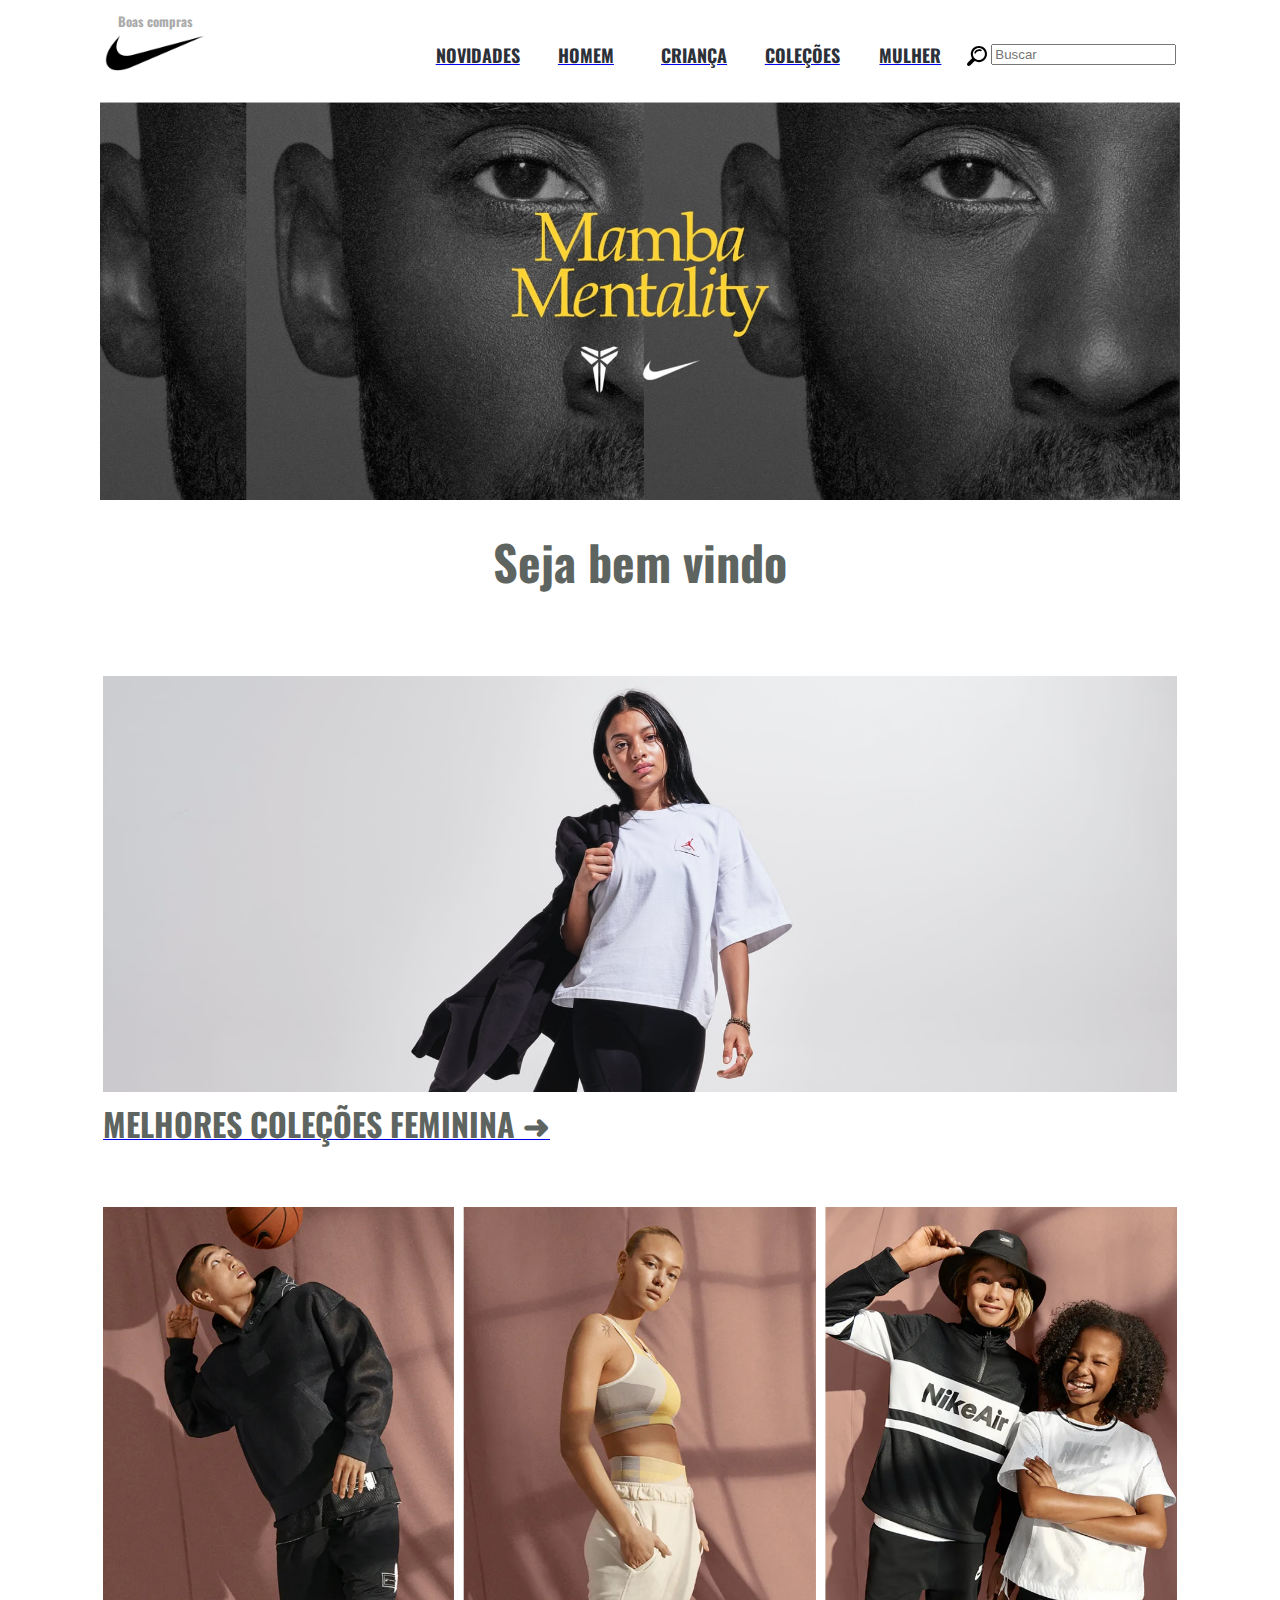
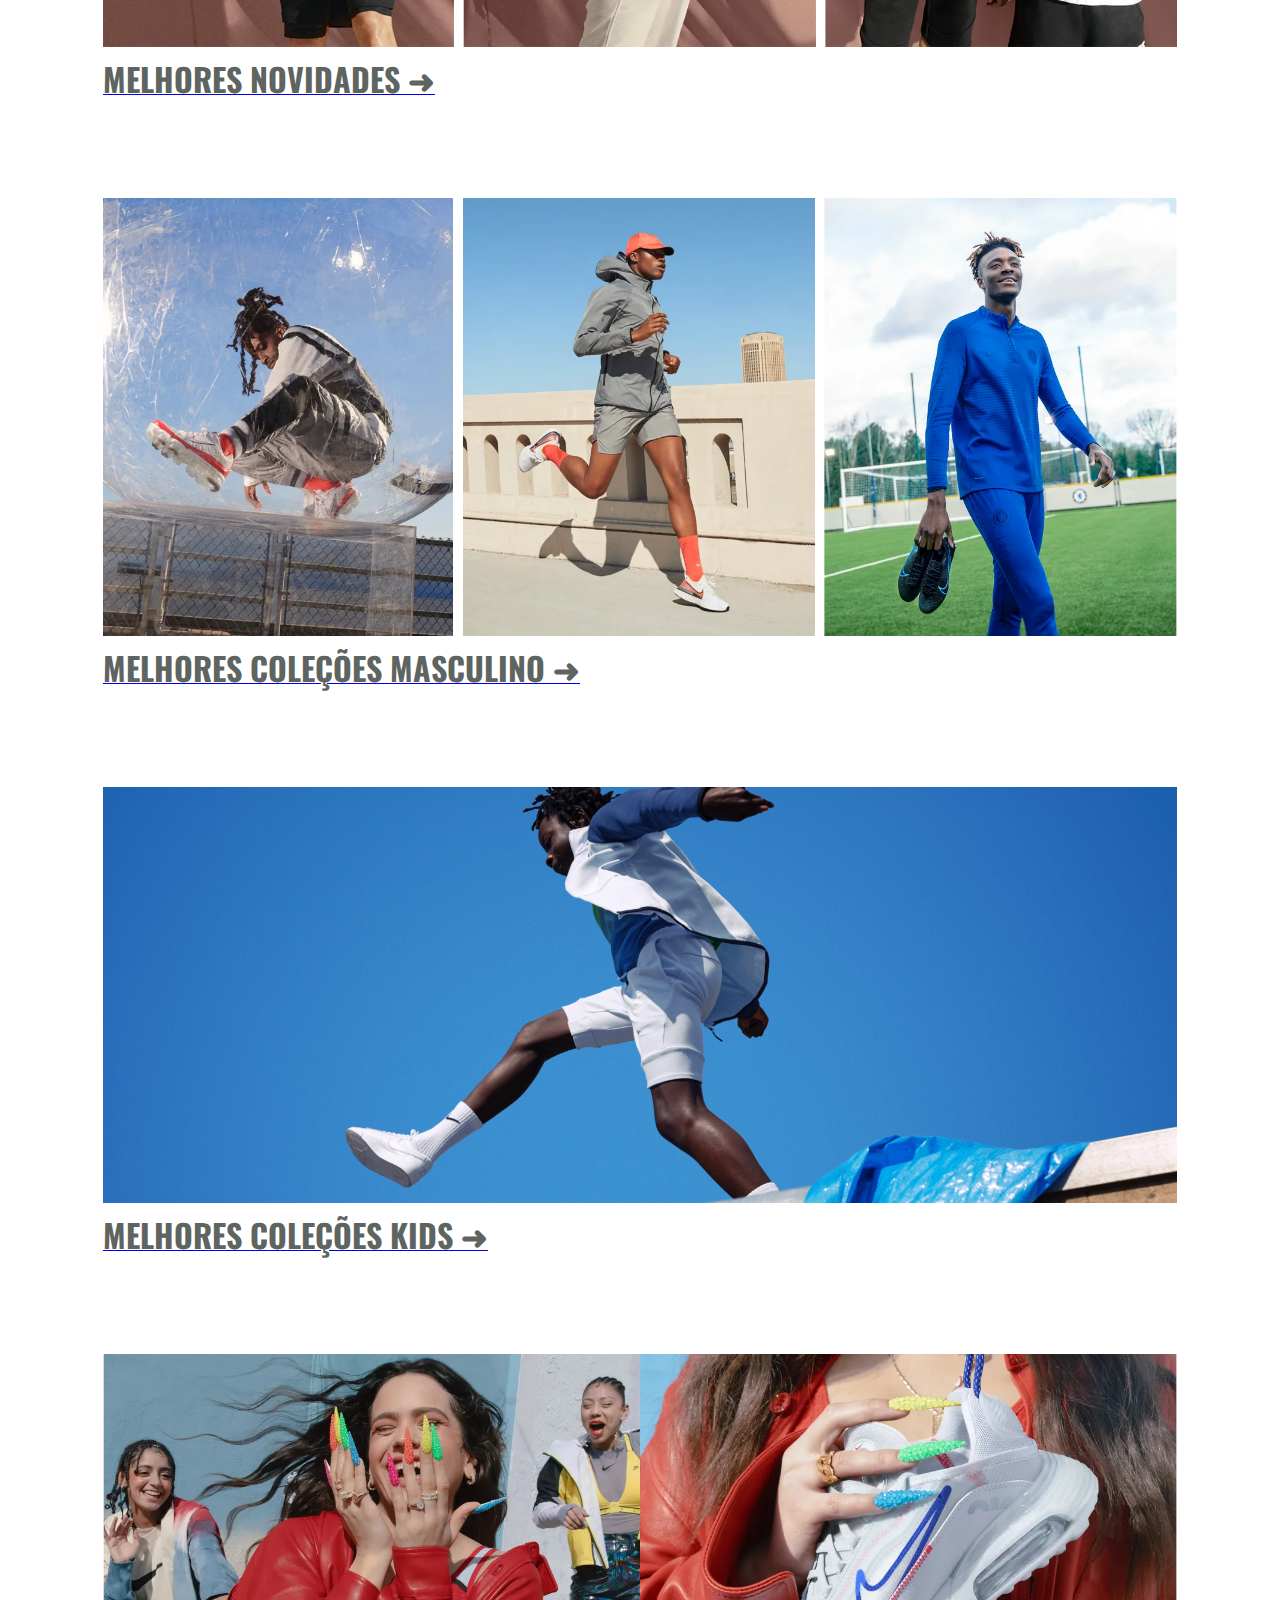
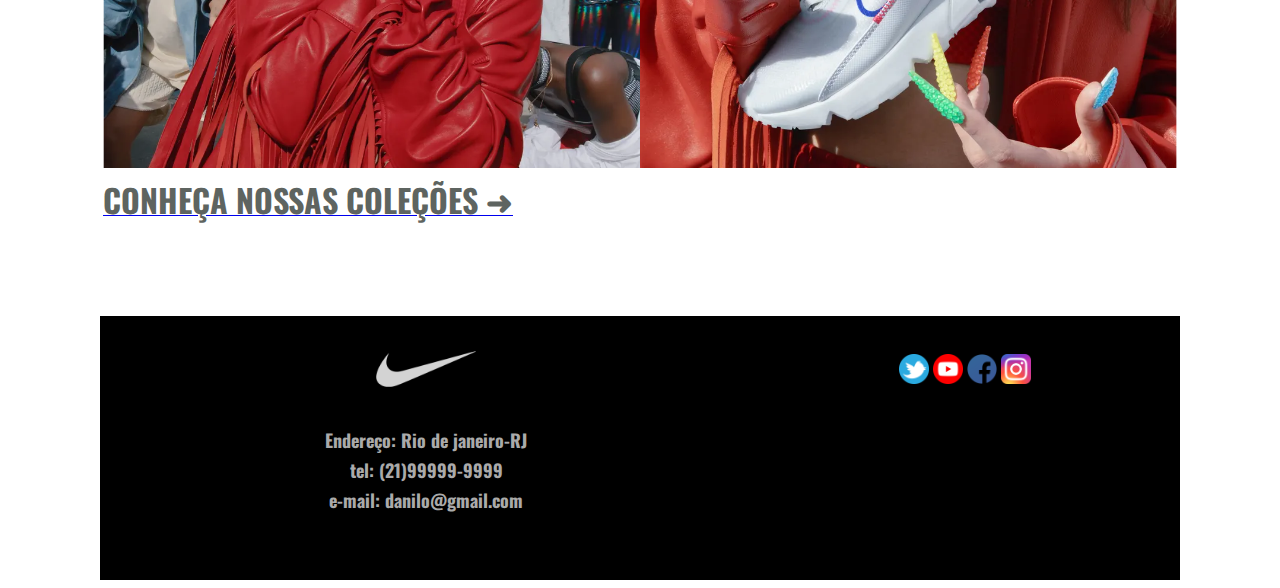
<file: trabalho-estartando-devs-01/index.html>
<!DOCTYPE html>
<html lang="pt-BR">

<head>
  <meta charset="UTF-8">
  <link href="https://fonts.googleapis.com/css2?family=Oswald&display=swap" rel="stylesheet">
  <meta name="viewport" content="width=device-width, initial-scale=1.0">
  <title>Loja nike</title>
</head>

<body leftmargin="100">
  <!-- MENU -->
  <header>
    <table width="100%" align="center" border="0">
      <tr>
        <th>
          <font size="2" color="#aaa" face="Oswald">Boas compras</font>
        </th>
      </tr>
      <tr>
        <th width="10%"> <a href="./index.html"><img src="./img/nike-logo.png" width="100px"></th></a>
        <th width="20%"></th>
        <th width="10%">
          <a href="./novelty.html">
            <font size="4" color="#2C3038" face="Oswald">NOVIDADES
          </a></font>
        </th>
        <th width="10%"><a href="./man.html">
            <font size="4" color="#2C3038" face="Oswald">HOMEM
          </a></font>
        </th>
        <th width="10%"><a href="./child.html">
            <font size="4" color="#2C3038" face="Oswald">CRIANÇA
          </a></font>
        </th>
        <th width="10%"><a href="./collection.html">
            <font size="4" color="#2C3038" face="Oswald">COLEÇÕES
          </a></font>
        </th>
        <th width="10%"><a href="./woman.html">
            <font size="4" color="#2C3038" face="Oswald">MULHER
          </a></font>
        </th>
        <th width="20%"><img src="./img/lupa.svg" width="20px" align="center"> <input type="text" placeholder="Buscar"
            size="20"></th>
      </tr>
      <tr>
        <th height="20px"></th>
      </tr>
    </table>
    <img width="100%" src="./img/capas/img.png" alt="produto">
  </header>
  <h1 align="center">
    <font align="center" size="7" color="#5E6460" face="Oswald">Seja bem vindo</font>
  </h1>
  <br><br><br>

  <section>
    <!-- link 1 -->
    <div>
      <a href="./woman.html">
        <table align="center" border="0">

          <tr>
            <th> <img src="./img//capas/sapatilhas-vesturio-e-acessrios-para-mulher.jpg" width="100%"></th>
          </tr>
          <tr align="left">
            <th>
              <font face="Oswald" size="6" color="#5E6460">MELHORES COLEÇÕES FEMININA ➜</font>
            </th>
          </tr>
        </table>
      </a>
    </div>
    <br><br><br>

    <!-- link 2 -->
    <div>
      <a href="./novelty.html">
        <table align="center" border="0">

          <tr>
            <th> <img src="./img//capas/novidades.png" width="100%"></th>
          </tr>
          <tr align="left">
            <th>
              <font face="Oswald" size="6" color="#5E6460">MELHORES NOVIDADES ➜</font>
            </th>
          </tr>
        </table>
      </a>
    </div>
    <br><br><br><br><br>

    <!-- link 3 -->
    <div>
      <a href="./man.html">
        <table align="center" border="0">

          <tr>
            <th> <img src="./img/capas/homem.png" width="100%"></th>
          </tr>
          <tr align="left">
            <th>
              <font face="Oswald" size="6" color="#5E6460">MELHORES COLEÇÕES MASCULINO ➜</font>
            </th>
          </tr>
        </table>
      </a>
    </div>
    <br><br><br><br><br>

    <!-- link 4 -->
    <div>
      <a href="./child.html">
        <table align="center" border="0">

          <tr>
            <th> <img src="./img/capas/criança.png" width="100%"></th>
          </tr>
          <tr align="left">
            <th>
              <font face="Oswald" size="6" color="#5E6460">MELHORES COLEÇÕES KIDS ➜</font>
            </th>
          </tr>
        </table>
      </a>
    </div>
    <br><br><br><br><br>

    <!-- link 5-->
    <div>
      <a href="./collection.html">
        <table align="center" border="0">

          <tr>
            <th> <img src="./img/capas/coleçoes.png" width="100%"></th>
          </tr>
          <tr align="left">
            <th>
              <font face="Oswald" size="6" color="#5E6460">CONHEÇA NOSSAS COLEÇÕES ➜</font>
            </th>
          </tr>
        </table>
      </a>
    </div>
    <br><br><br><br><br>
  </section>

  <footer>
    <table bgcolor="#000" width="100%" align="center" border="0">
      <tr>
        <th>
          <font size="2" color="#aaa" face="Oswald"><img src="./img/logo-footer.png" width="100px"></font>
        </th>
        <th>
          <img src="./img/twitter.png" width="30" alt="">
          <img src="./img/youtube.webp" width="30" alt="">
          <img src="./img/fb.png" width="30" alt="">
          <img src="./img/insta.png" width="30" alt="">
        </th>
      </tr>
      <tr>
        <th>
          <font size="4" color="#AAA" face="Oswald">Endereço: Rio de janeiro-RJ </font>
        </th>
      </tr>
      <tr>
        <th>
          <font size="4" color="#AAA" face="Oswald">tel: (21)99999-9999</font>
        </th>
      </tr>
      <tr>
        <th>
          <font size="4" color="#aaa" face="Oswald">e-mail: danilo@gmail.com</font>
        </th>
      </tr>
      <tr>
        <th height="60">
        </th>
      </tr>
    </table>
  </footer>
</body>
</html>
</file>
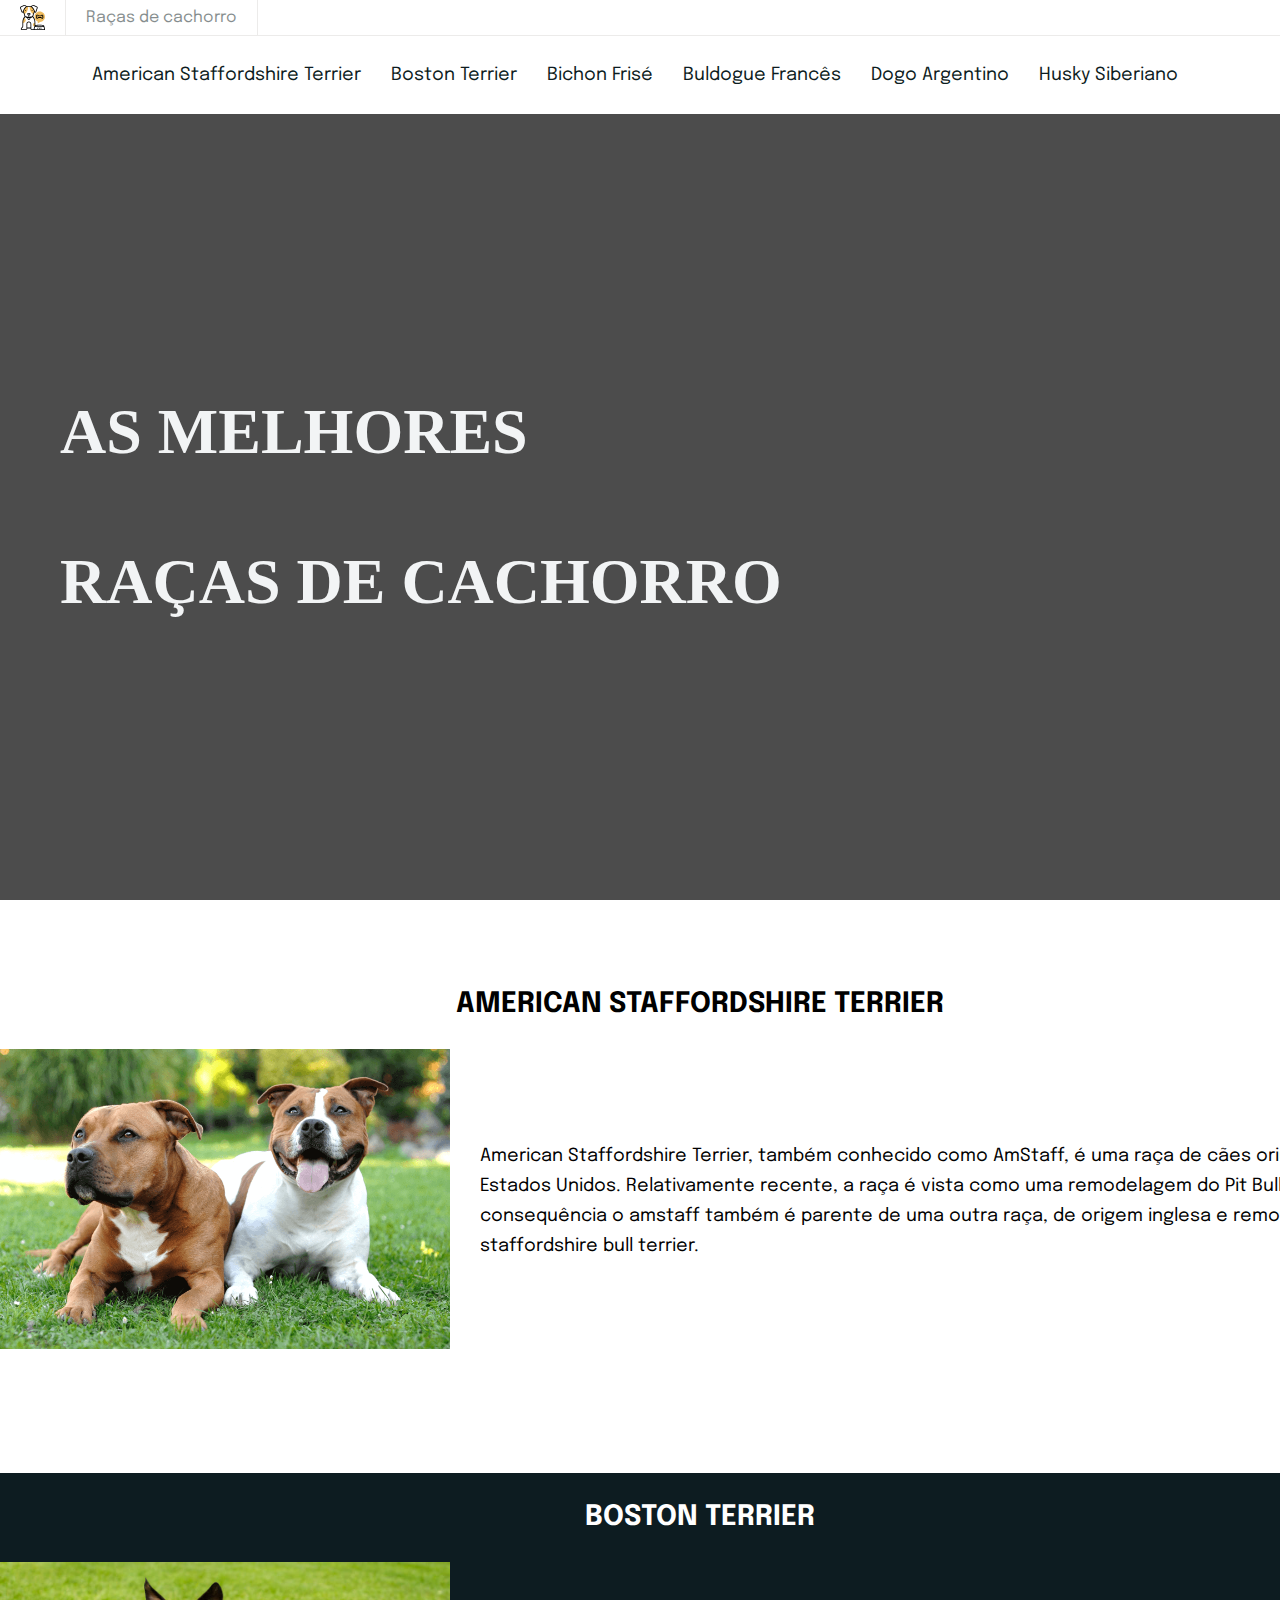
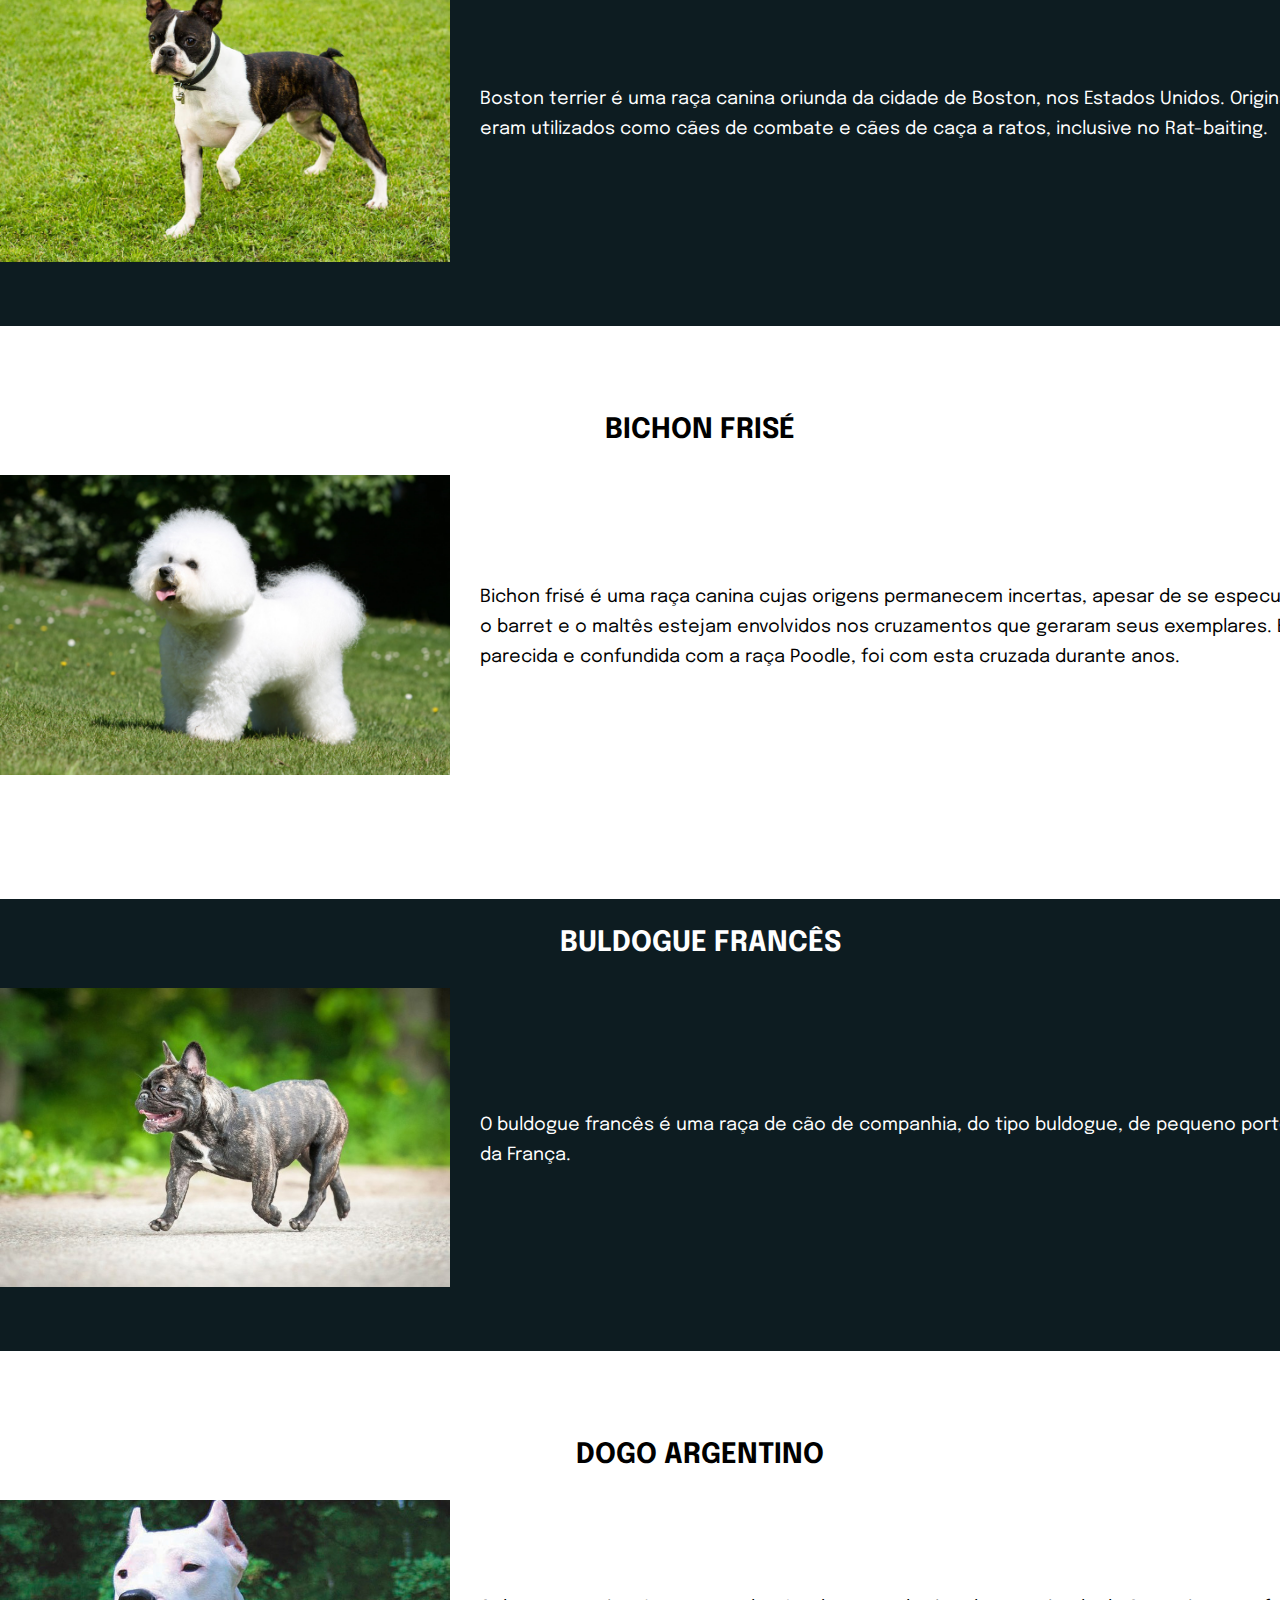
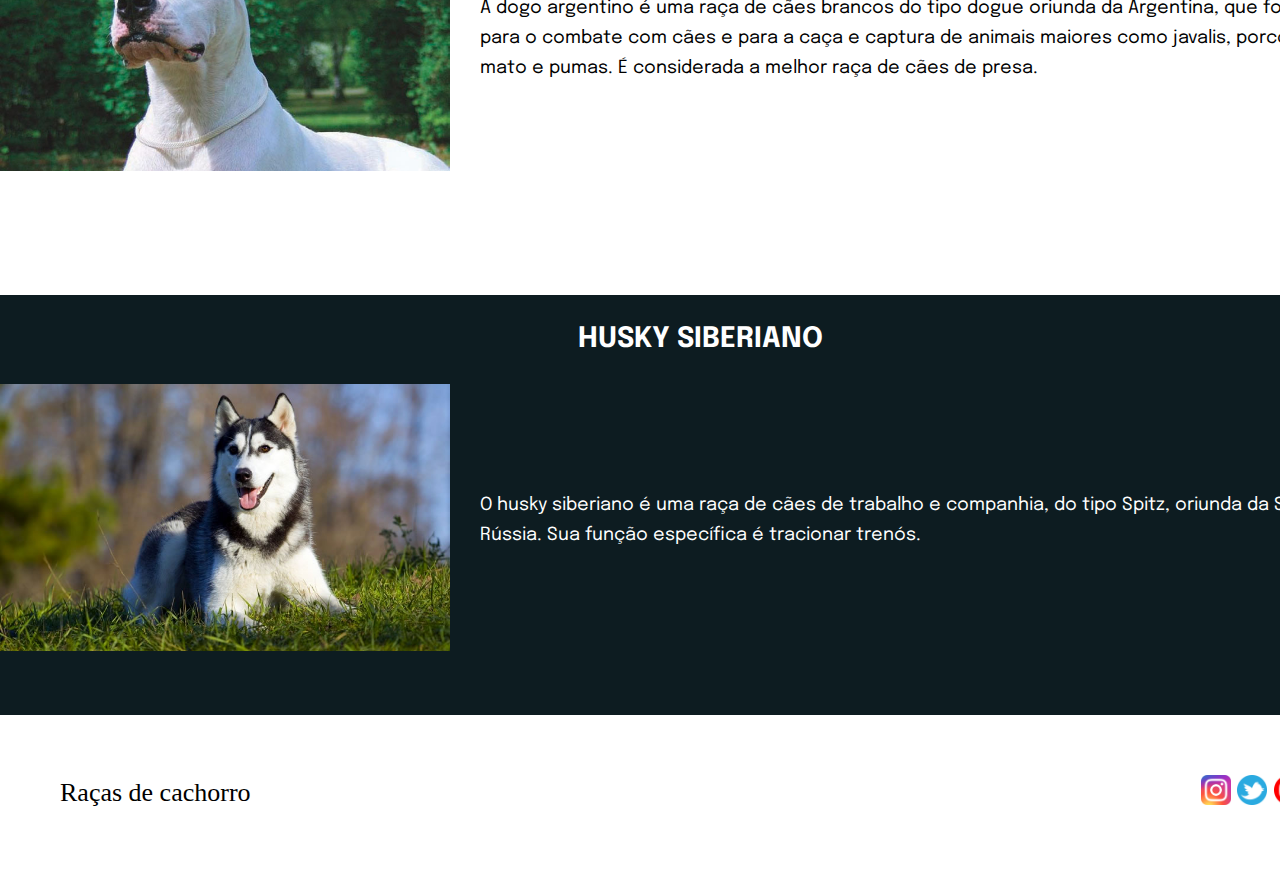
<file: trabalho-estartando-devs-02/index.html>
<!DOCTYPE html>
<html lang="pt-BR">

<head>
  <meta charset="UTF-8">
  <meta name="viewport" content="width=device-width, initial-scale=1.0">
  <link href="https://fonts.googleapis.com/css2?family=Epilogue:wght@400;500;600&family=Permanent+Marker&display=swap"
    rel="stylesheet">
  <link rel="stylesheet" href="./css/style.css">
  <title>Site</title>
</head>

<body>
  <div class="bar">
    <div class="menu-top-bar">
      <ul>
        <li><a href="#"><img src="./img/icone/dog1.svg" alt="cachorro"></a></li>
        <li><a href="#">
            <p>Raças de cachorro</p>
          </a></li>
      </ul>
    </div>
  </div>

  <nav>
    <div class="menu-dog">
      <ul>
        <li><a href="#American">American Staffordshire Terrier</a></li>
        <li><a href="#Boston">Boston Terrier</a></li>
        <li><a href="#Bichon">Bichon Frisé</a></li>
        <li><a href="#Buldogue">Buldogue Francês</a></li>
        <li><a href="#Dogo">Dogo Argentino</a></li>
        <li><a href="#Husky">Husky Siberiano</a></li>
      </ul>
    </div>
  </nav>
  <header>
    <div class="banner-dog">
      <div class="inside">
        <h1>As melhores<br> raças de cachorro</h1>
      </div>
    </div>
  </header>

  <section class="white" id="American">
    <div class="container">
      <h2>American Staffordshire Terrier</h2>
      <div class="dog-info">
        <div class="dog-img">
          <img src="./img/icone/american-staffordshire-terrier.png" alt="American Staffordshire Terrier">
        </div>
        <p>American Staffordshire Terrier, também conhecido como AmStaff, é uma raça de cães oriunda dos Estados Unidos.
          Relativamente recente, a raça é vista como uma remodelagem do Pit Bull. Por consequência o amstaff também é
          parente de uma outra raça, de origem inglesa e remota, a staffordshire bull terrier.</p>
      </div>
    </div>
  </section>

  <section class="black" id="Boston">
    <div class="container">
      <h2>Boston Terrier</h2>
      <div class="dog-info">
        <div class="dog-img">
          <img src="./img/icone/boston-terrier-cachorro.jpg" alt="Boston Terrier">
        </div>
        <p>Boston terrier é uma raça canina oriunda da cidade de Boston, nos Estados Unidos. Originalmente eram
          utilizados como cães de combate e cães de caça a ratos, inclusive no Rat-baiting.</p>
      </div>
    </div>
  </section>

  <section class="white" id="Bichon">
    <div class="container">
      <h2>Bichon Frisé</h2>
      <div class="dog-info">
        <div class="dog-img">
          <img src="./img/icone/Bichon_Frisé.jpg" alt="Bichon Frisé">
        </div>
        <p>Bichon frisé é uma raça canina cujas origens permanecem incertas, apesar de se especularem que o barret e o
          maltês estejam envolvidos nos cruzamentos que geraram seus exemplares. Bastante parecida e confundida com a
          raça Poodle, foi com esta cruzada durante anos.</p>
      </div>
    </div>
  </section>

  <section class="black" id="Buldogue">
    <div class="container">
      <h2>Buldogue Francês</h2>
      <div class="dog-info">
        <div class="dog-img">
          <img src="./img/icone/bulldog-frances.jpg" alt="Buldogue Francês">
        </div>
        <p>O buldogue francês é uma raça de cão de companhia, do tipo buldogue, de pequeno porte, oriunda da França.</p>
      </div>
    </div>
  </section>

  <section class="white" id="Dogo">
    <div class="container">
      <h2>Dogo Argentino</h2>
      <div class="dog-info">
        <div class="dog-img">
          <img src="./img/icone/Dogo-Argentino.jpg" alt="Dogo Argentino">
        </div>
        <p>A dogo argentino é uma raça de cães brancos do tipo dogue oriunda da Argentina, que foi criada para o combate
          com cães e para a caça e captura de animais maiores como javalis, porcos-do-mato e pumas. É considerada a
          melhor raça de cães de presa.</p>
      </div>
    </div>

    <section class="black" id="Husky">
      <div class="container">
        <h2>Husky Siberiano</h2>
        <div class="dog-info">
          <div class="dog-img">
            <img src="./img/icone/Husky-siberiano.jpg" alt="Husky Siberiano">
          </div>
          <p>O husky siberiano é uma raça de cães de trabalho e companhia, do tipo Spitz, oriunda da Sibéria na Rússia.
            Sua função específica é tracionar trenós.</p>
        </div>
      </div>
    </section>

    <footer class="container">
      <div class="footer">
        <p>Raças de cachorro</p>
        <div class="rede">
          <img src="./img/icone/insta.png" alt="">
          <img src="./img/icone/twitter.png" alt="">
          <img src="./img/icone/youtube.webp" alt="">
          <img src="./img/icone/fb.png" alt="">
        </div>
      </div>
    </footer>
</body>
</html>
</file>
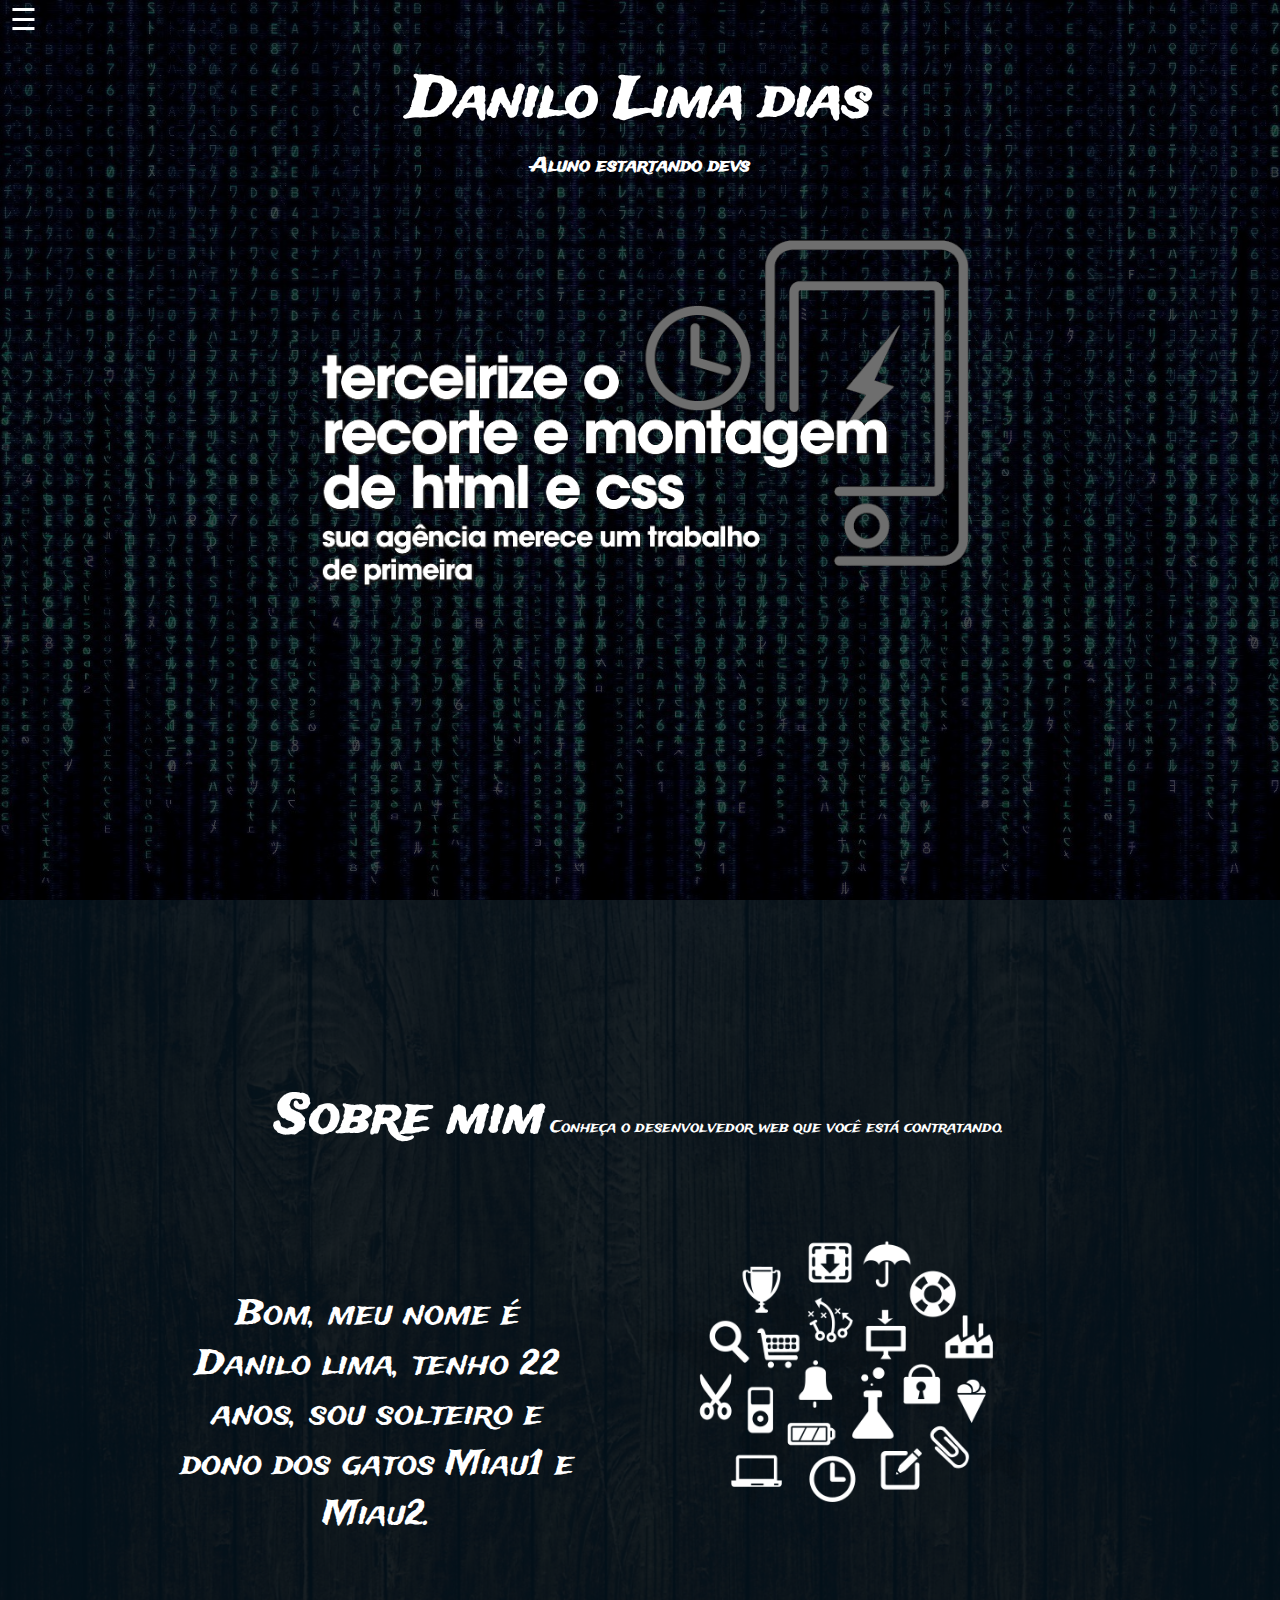
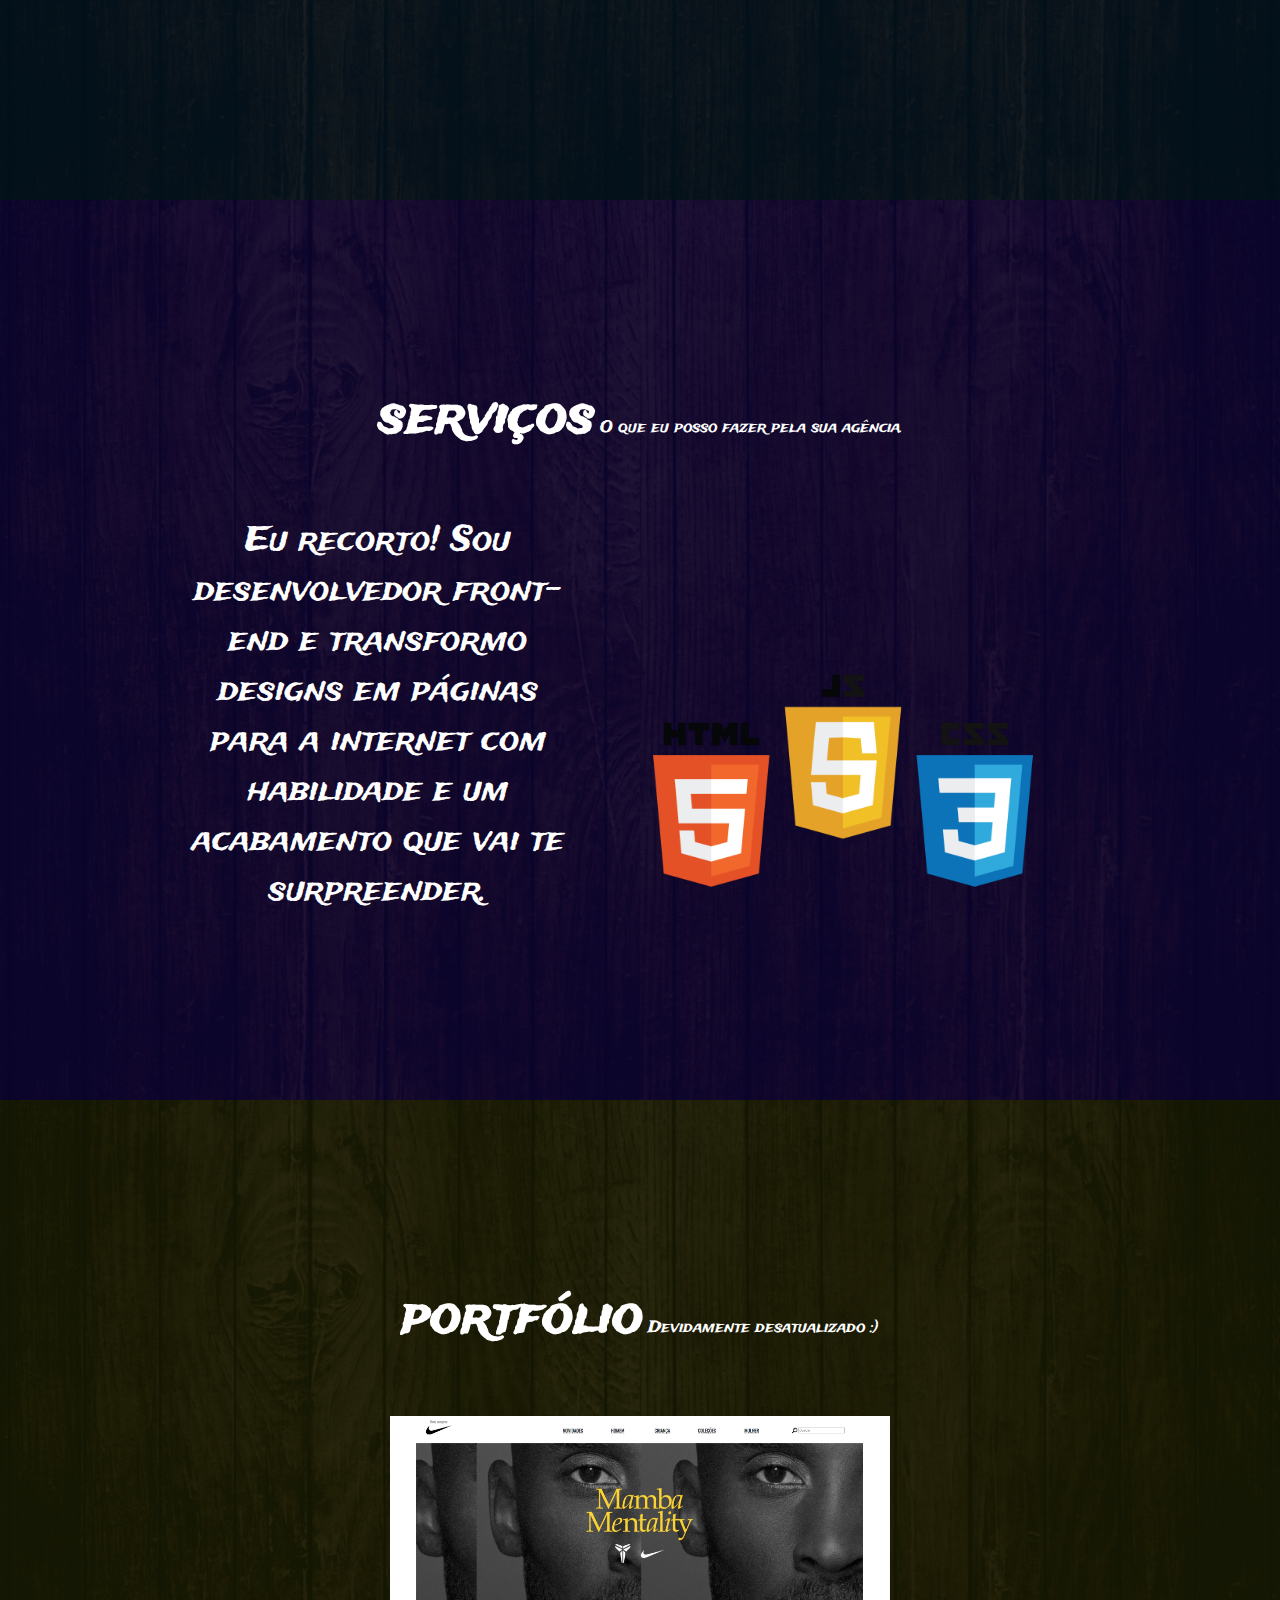
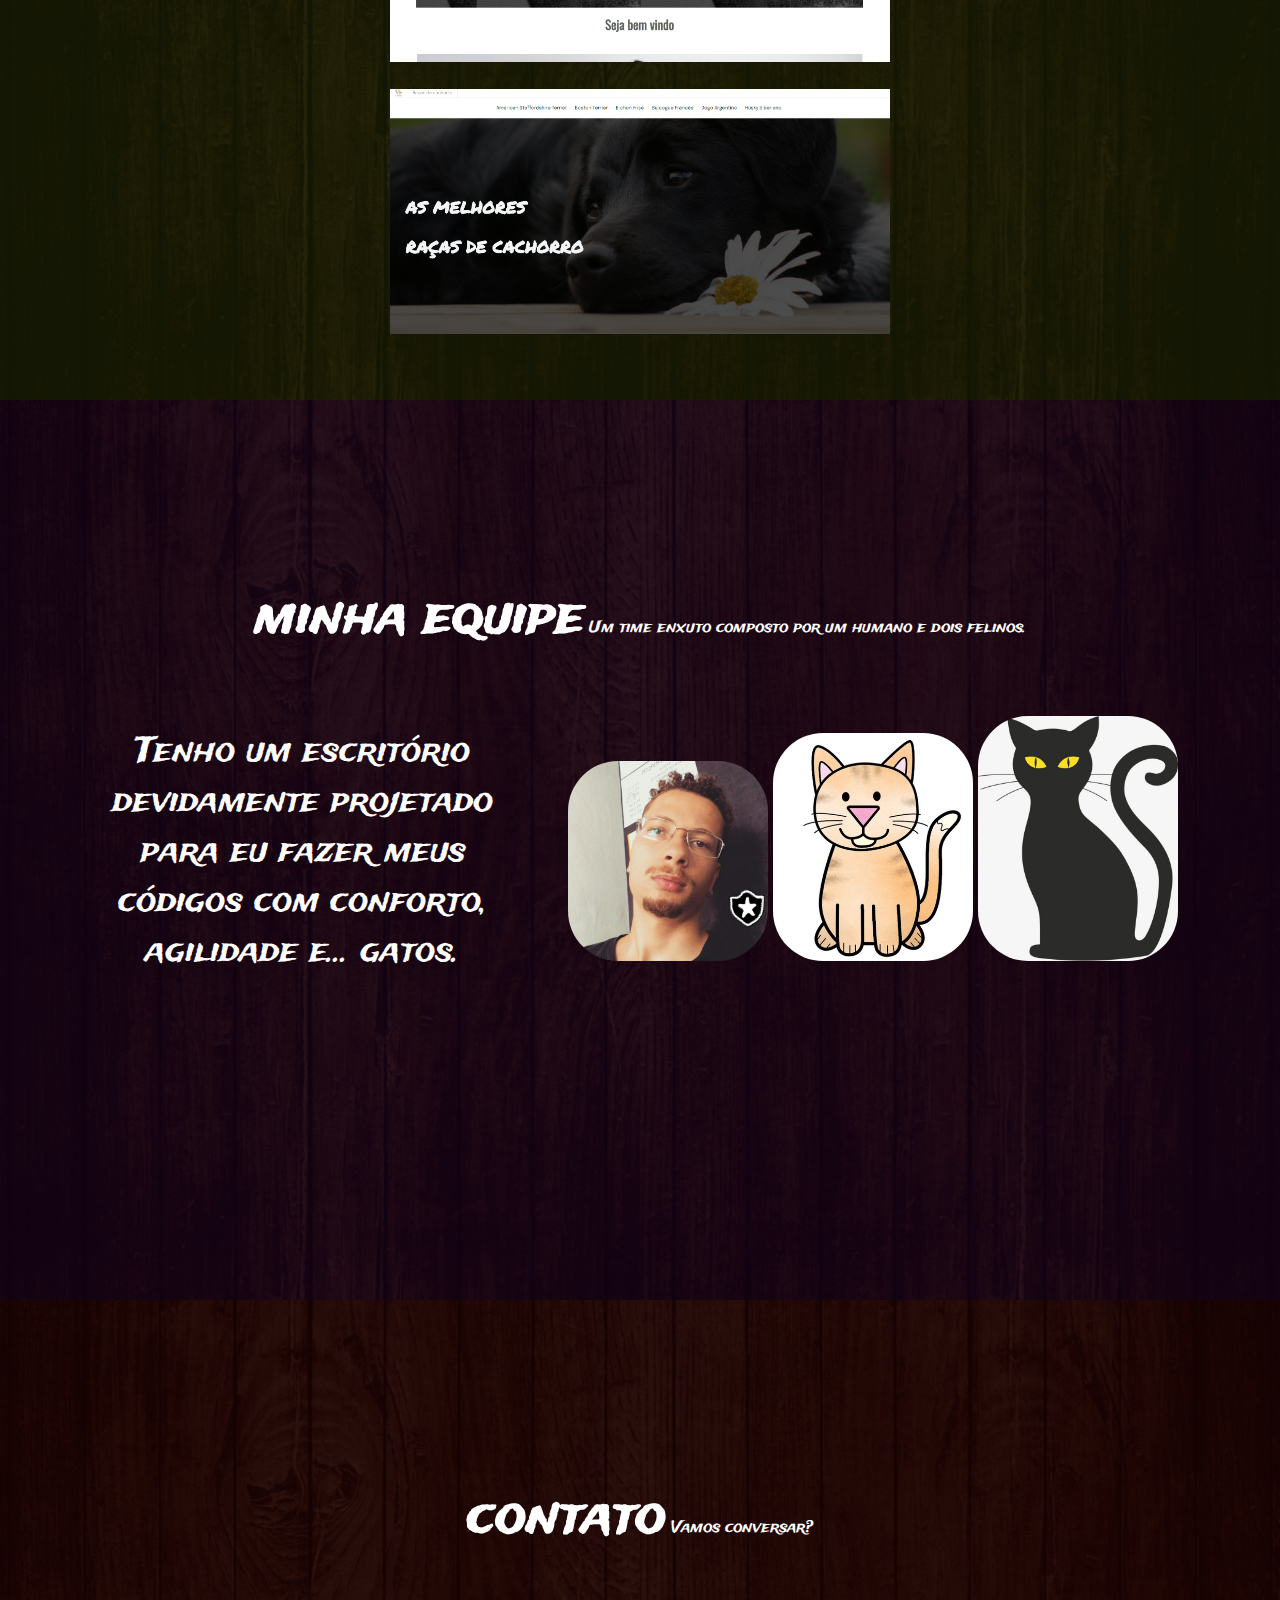
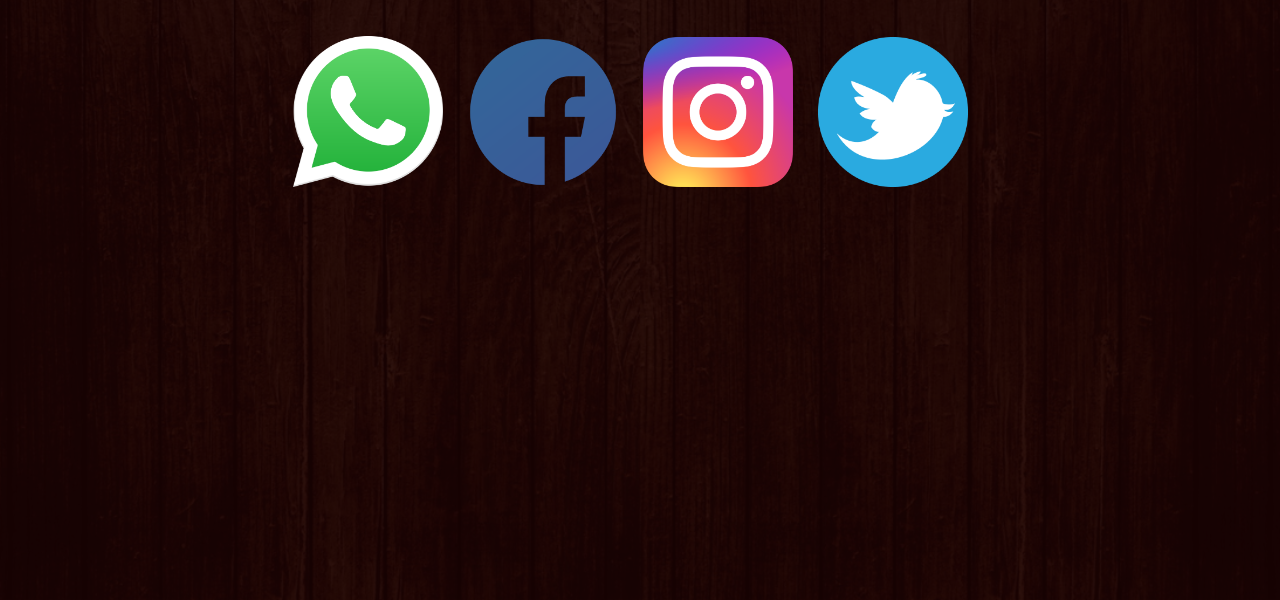
<file: trabalho-estartando-devs-03/index.html>
<!DOCTYPE html>
<html lang="pt-BR">

<head>
  <meta charset="UTF-8">
  <meta name="viewport" content="width=device-width, initial-scale=1.0">
  <link rel="stylesheet" href="style.css">
  <link href="https://fonts.googleapis.com/css2?family=Trade+Winds&display=swap" rel="stylesheet">
  <title>Danilo lima dias</title>
</head>

<body>
  <input type="checkbox" name="toggle" id="toggle">
  <div class="side-menu">
    <nav class="menu">
      <label class="menu-mobile" for="toggle">&#9776</label>
      <div class="menu-icon"><a href="#inicio"><img src="./img/inicio.png" alt=""></a></div>
      <div class="menu-icon"><a href="#sobre"><img src="./img/sobre-mimpng.png" alt=""></a></div>
      <div class="menu-icon"><a href="#servicos"><img src="./img/servico.svg" alt=""></a></div>
      <div class="menu-icon"><a href="#portfolio"><img src="./img/port.png" alt=""></a></div>
      <div class="menu-icon"><a href="#equipe"><img src="./img/equipe.png" alt=""></a></div>
      <div class="menu-icon"><a href="#contato"><img src="./img/contato.png" alt=""></a></div>
    </nav>
  </div>


<header>
  <div class="banner" id="inicio">
    <div class="name">
      <div class="conteudo container">
        <h1>Danilo Lima dias</h1>
        <h3>Aluno estartando devs</h3>
        <div class="img"><img src="./img/slide01.png" alt=""></div>
      </div>
    </div>
  </div>
</header>

<section class="section-1" id="sobre">
  <div class="bg-1">
    <div class="container">
      <div class="title">
        <h2>Sobre mim</h2>
        <p>Conheça o desenvolvedor web que você está contratando.</p>
      </div>
      <div class="about">
        <p>Bom, meu nome é Danilo lima, tenho 22
          anos, sou solteiro e dono dos gatos Miau1 e Miau2.</p>
        <div class="about-img"><img src="./img/sobre.png" alt=""></div>
      </div>
    </div>
  </div>
</section>

<section class="section-2" id="servicos">
  <div class="bg-2">
    <div class="container">
      <div class="title">
        <h2>serviços</h2>
        <p>O que eu posso fazer pela sua agência.</p>
      </div>
      <div class="about">
        <p>Eu recorto! Sou desenvolvedor front-end e transformo designs em páginas para a internet com habilidade e um
          acabamento que vai te surpreender.</p>
        <div class="about-img"><img src="./img/web.png" alt=""></div>
      </div>
    </div>
  </div>
</section>

<section class="section-3" id="portfolio">
  <div class="bg-3">
    <div class="container">
      <div class="title">
        <h2>portfólio</h2>
        <p>Devidamente desatualizado :)</p>
      </div>
      <div class="about">
        <div class="portfolio-img"><img src="./img/nike1.png" alt=""></div>
        <div class="portfolio-img"><img src="./img/dog1.png" alt=""></div>
      </div>
    </div>
  </div>
</section>

<section class="section-4" id="equipe">
  <div class="bg-4">
    <div class="container">
      <div class="title">
        <h2>minha equipe </h2>
        <p>Um time enxuto composto por um humano e dois felinos.</p>
      </div>
      <div class="about">
        <p>Tenho um escritório devidamente projetado para eu fazer meus códigos com conforto, agilidade e... gatos.</p>
        <div class="team-img"><img src="./img/eu.jpg" alt=""></div>
        <div class="team-img"><img src="./img/g1.jpg" alt=""></div>
        <div class="team-img"><img src="./img/g2.jpg" alt=""></div>
      </div>
    </div>
  </div>
</section>

<footer class="footer" id="contato">
  <div class="bg-5">
    <div class="container">
      <div class="title">
        <h2>contato</h2>
        <p>Vamos conversar?</p>
      </div>
      <div class="about">
        <div class="red-img"><img src="./img/whatsapp.png" alt=""></div>
        <div class="red-img"><img src="./img/fb.png" alt=""></div>
        <div class="red-img"><img src="./img/insta.png" alt=""></div>
        <div class="red-img"><img src="./img/twitter.png" alt=""></div>
      </div>
    </div>
  </div>
</footer>
</body>
</html>
</file>
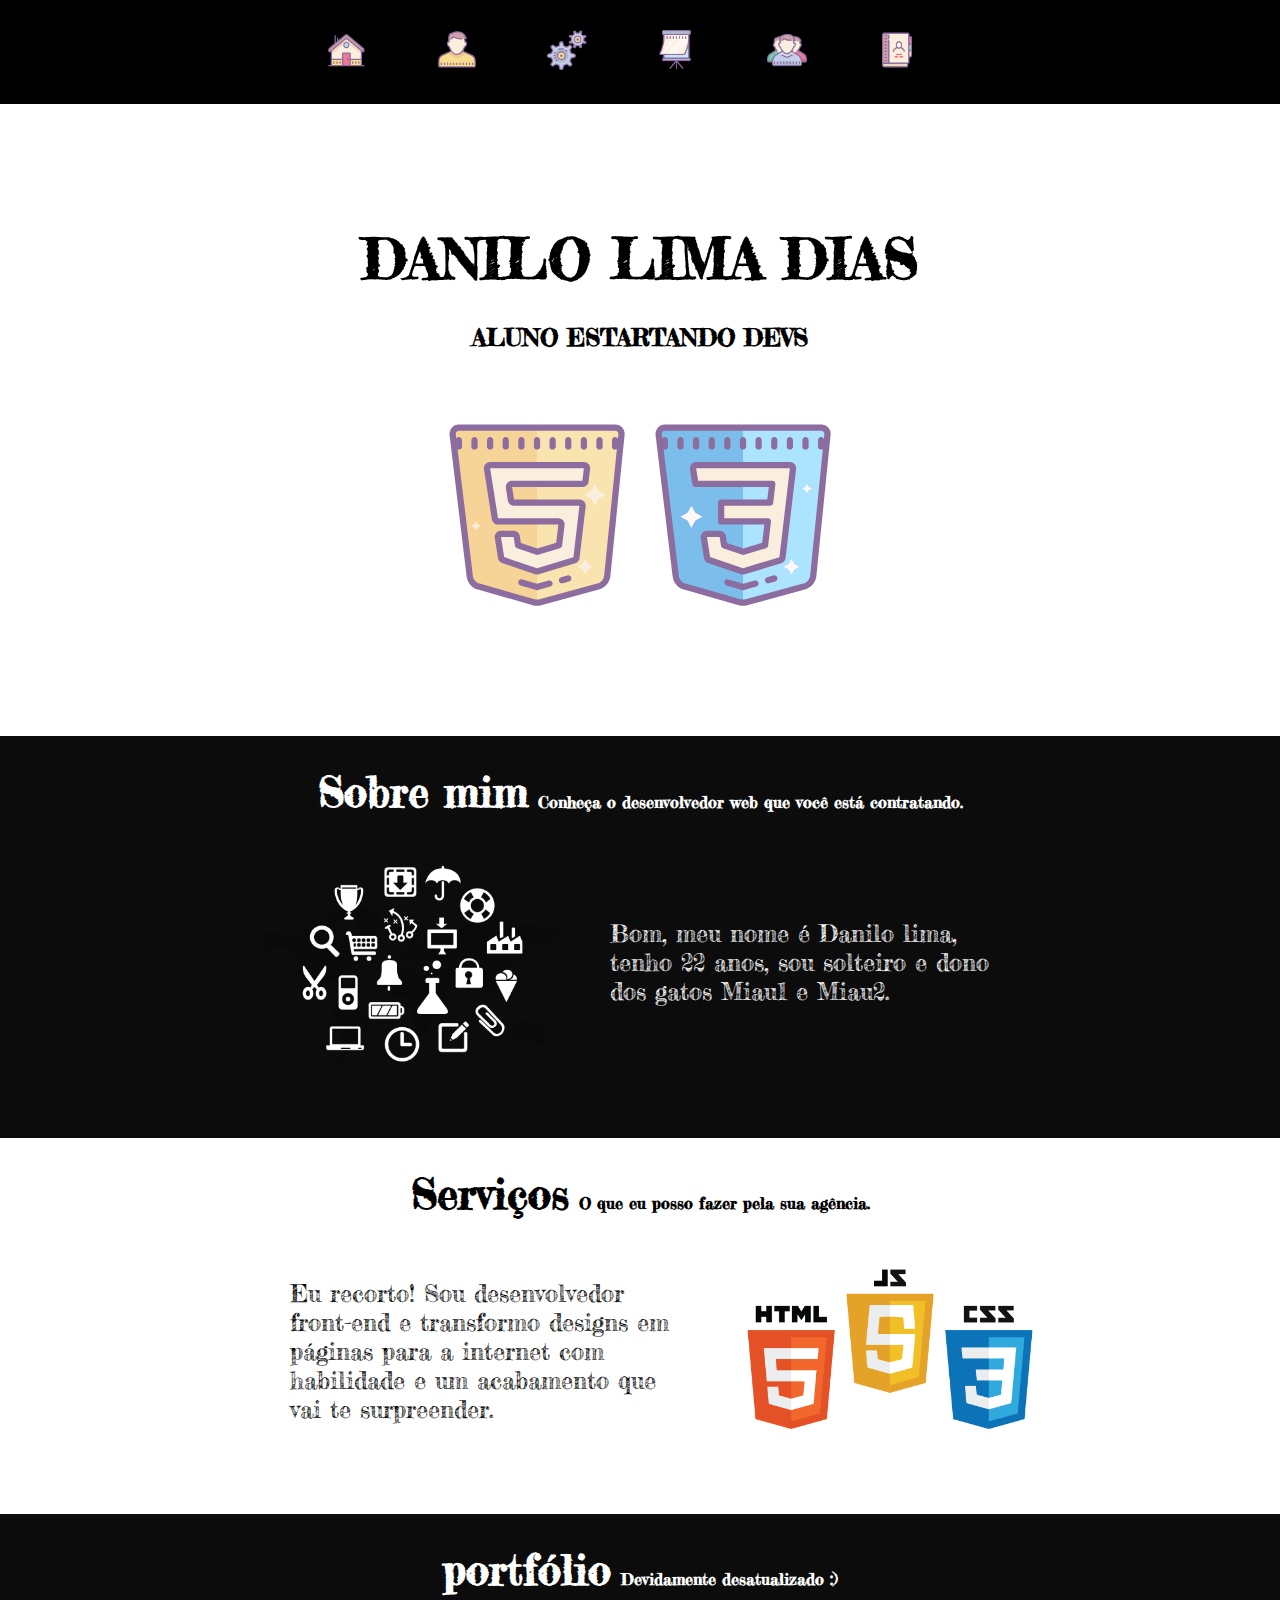
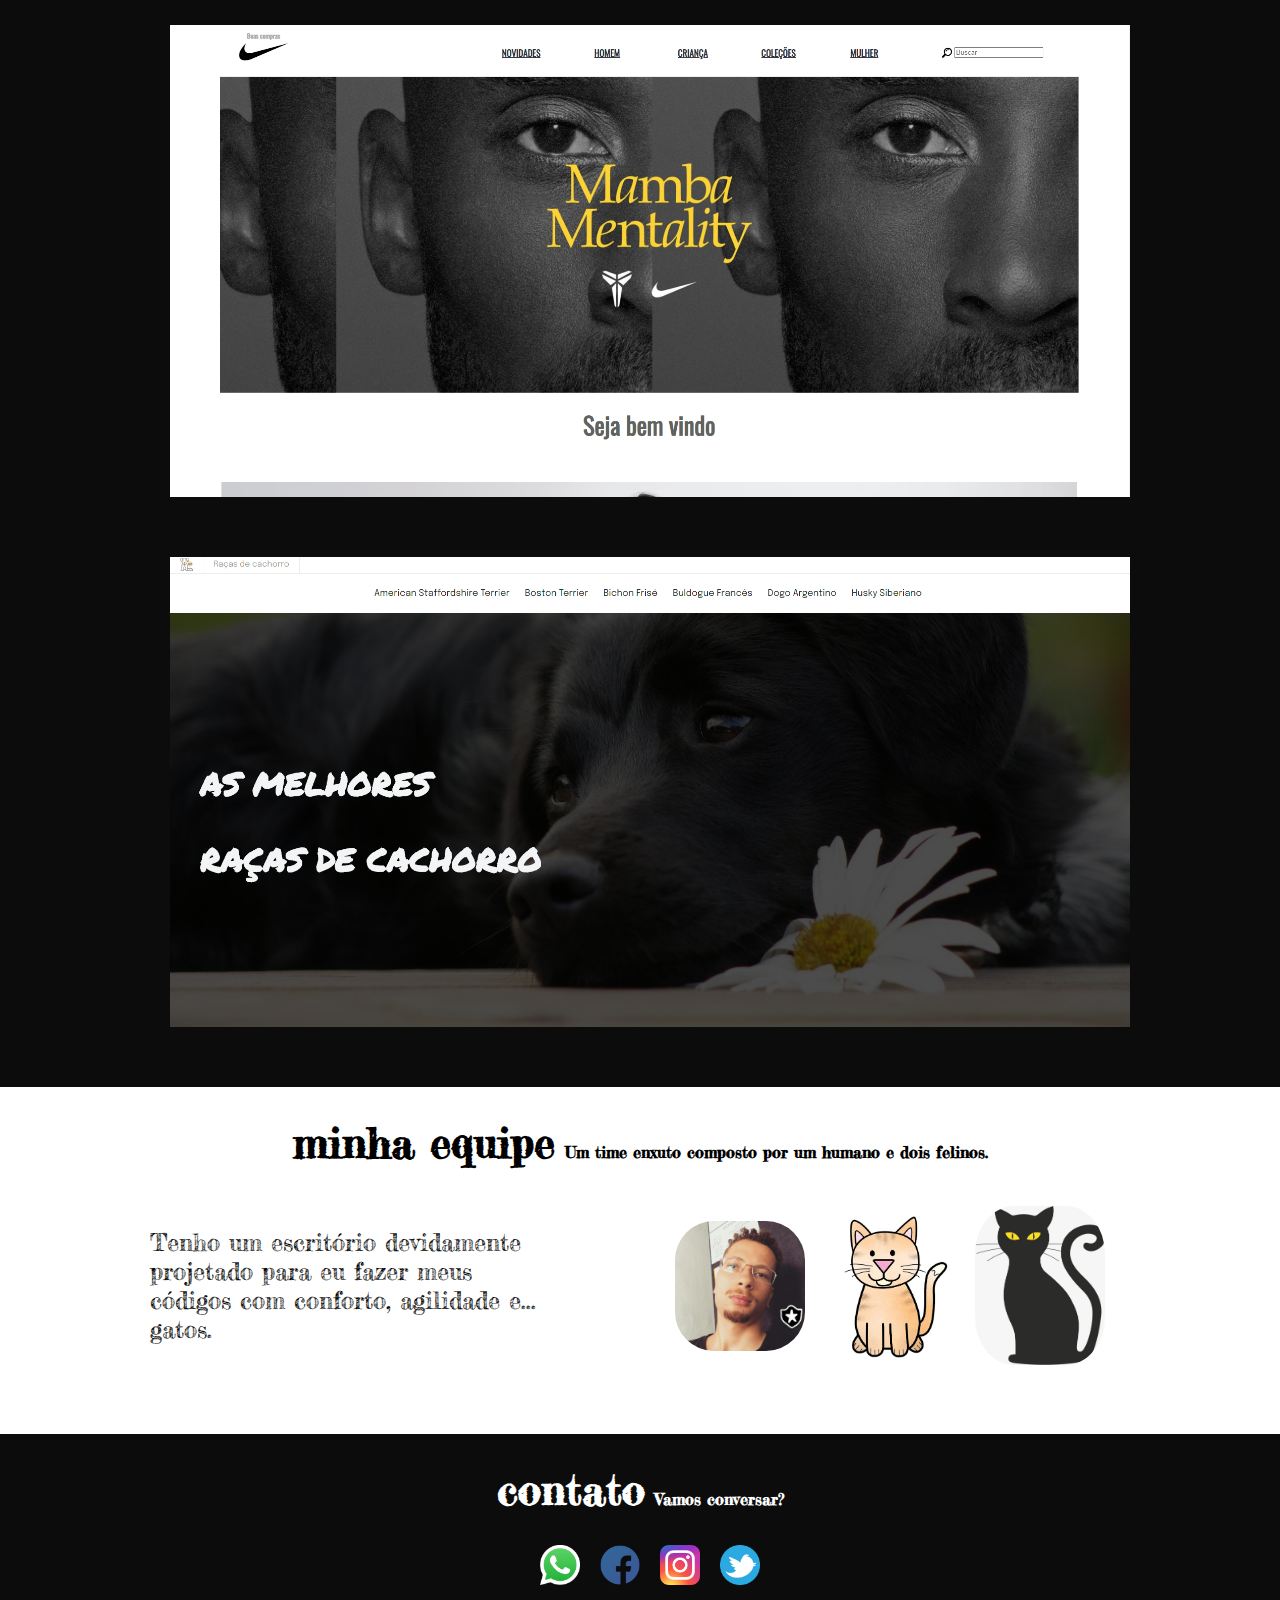
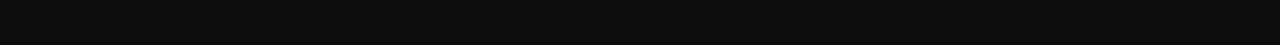
<file: trabalho-estartando-devs-04/index.html>
<!DOCTYPE html>
<html lang="pt-BR">

<head>
  <meta charset="UTF-8">
  <meta name="viewport" content="width=device-width, initial-scale=1.0">
  <link href="https://fonts.googleapis.com/css2?family=Fredericka+the+Great&display=swap" rel="stylesheet">
  <link rel="stylesheet" href="style.css">
  <title>Danilo lima dias 3.0</title>
</head>

<body>
  <header>
    <input type="checkbox" name="toggle" id="toggle">
    <div class="mobile-menu">
      <nav class="menu">
        <label class="mobile" for="toggle">&#9776</label>
        <div class="menu-icon"><a href="#inicio"><img src="./img/home.svg" alt="inicio"></a></div>
        <div class="menu-icon"><a href="#usuario"><img src="./img/usuário.svg" alt="usuário"></a></div>
        <div class="menu-icon"><a href="#servicos"><img src="./img/servicos.svg" alt="servicos"></a></div>
        <div class="menu-icon"><a href="#potfolio"><img src="./img/potfolio.svg" alt="potfolio"></a></div>
        <div class="menu-icon"><a href="#equipe"><img src="./img/equipe.svg" alt="equipe"></a></div>
        <div class="menu-icon"><a href="#contato"><img src="./img/contato.svg" alt="contato"></a></div>
      </nav>
    </div>

    <div class="banner" id="inicio">
      <div class="cont-banner">
        <div class="color-banner">
          <h1>Danilo Lima Dias</h1>
          <h2>Aluno estartando devs</h2>
          <div class="icon">
            <img src="./img/icons8-html-5.svg" alt="imagem logo html5">
            <img src="./img/icons8-css3.svg" alt="imagem logo css3">
          </div>
        </div>
      </div>
    </div>
  </header>

  <section class="black-bg" id="usuario">
    <div class="container">
      <div class="title">
        <h2>Sobre mim</h2>
        <h3>Conheça o desenvolvedor web que você está contratando.</h3>
      </div>
      <div class="text-img">
        <img src="./img/sobre.png" alt="">
        <p>Bom, meu nome é Danilo lima, tenho 22 anos, sou solteiro e dono dos gatos Miau1 e Miau2.</p>
      </div>
    </div>
  </section>

  <section class="White-bg" id="servicos">
    <div class="container">
      <div class="title">
        <h2>Serviços</h2>
        <h3>O que eu posso fazer pela sua agência.</h3>
      </div>
      <div class="text-img">
        <p>Eu recorto! Sou desenvolvedor front-end e transformo designs em páginas para a internet com habilidade e um
          acabamento que vai te surpreender.</p>
        <img src="./img/web.png" alt="">
      </div>
    </div>
  </section>

  <section class="black-bg" id="potfolio">
    <div class="container">
      <div class="title">
        <h2>portfólio</h2>
        <h3>Devidamente desatualizado :)</h3>
      </div>
      <div class="text-img">
        <img class="port" src="./img/nike1.png" alt="">
        <img class="port" src="./img/dog1.png" alt="">
      </div>
    </div>
  </section>

  <section class="White-bg" id="equipe">
    <div class="container">
      <div class="title">
        <h2>minha equipe</h2>
        <h3>Um time enxuto composto por um humano e dois felinos.</h3>
      </div>
      <div class="text-img">
        <p>Tenho um escritório devidamente projetado para eu fazer meus códigos com conforto, agilidade e... gatos.</p>
        <div class="team-img">
          <img class="team" src="./img/eu.jpg" alt="foto do criador do site">
          <img class="team" src="./img/g1.jpg" alt="gato">
          <img class="team" src="./img/g2.jpg" alt="gato">
        </div>
      </div>
    </div>
  </section>

  <footer class="black-bg" id="contato">
    <div class="container">
      <div class="title">
        <h2>contato</h2>
        <h3>Vamos conversar?</h3>
      </div>
      <div class="text-img">
        <img class="icon" src="./img/whatsapp.png" alt="whatsapp">
        <img class="icon" src="./img/fb.png" alt="facebook">
        <img class="icon" src="./img/insta.png" alt="instagram">
        <img class="icon" src="./img/twitter.png" alt="twitter">
      </div>
    </div>
  </footer>
</body>

</html>
</file>
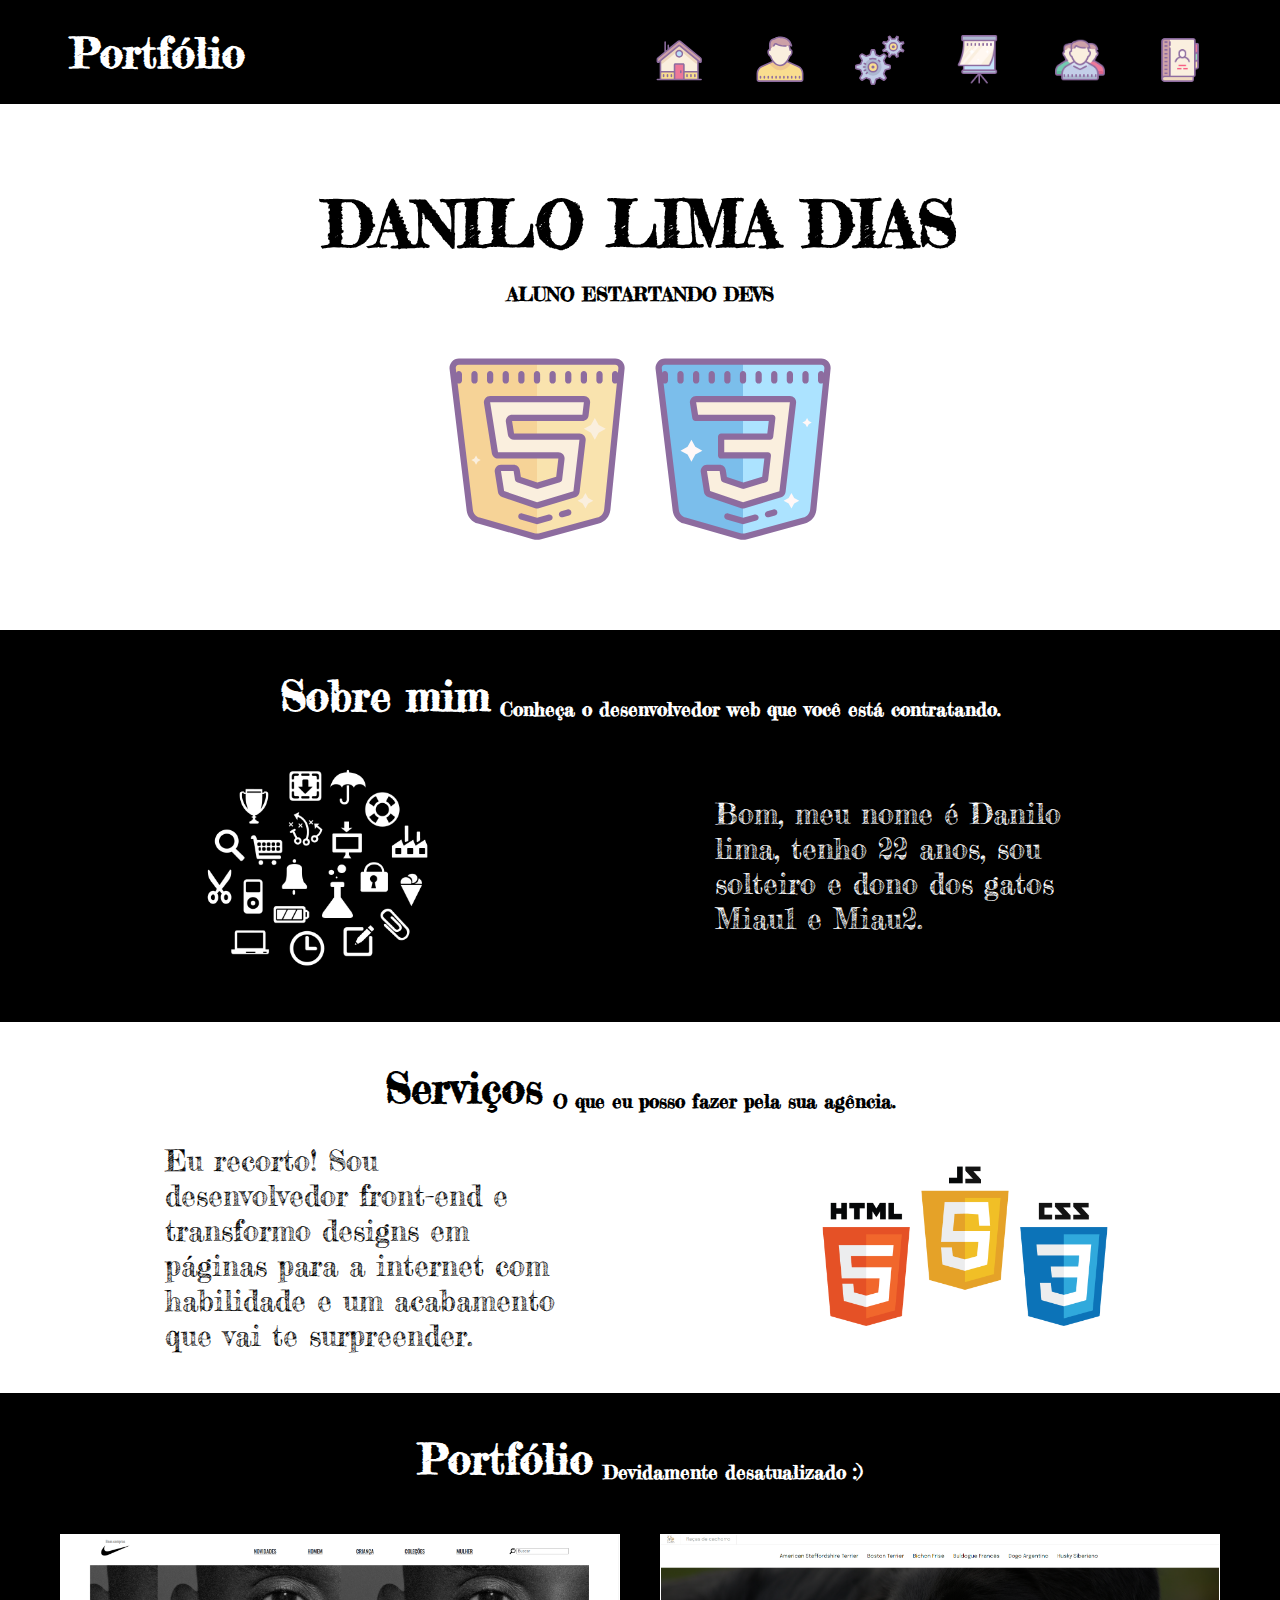
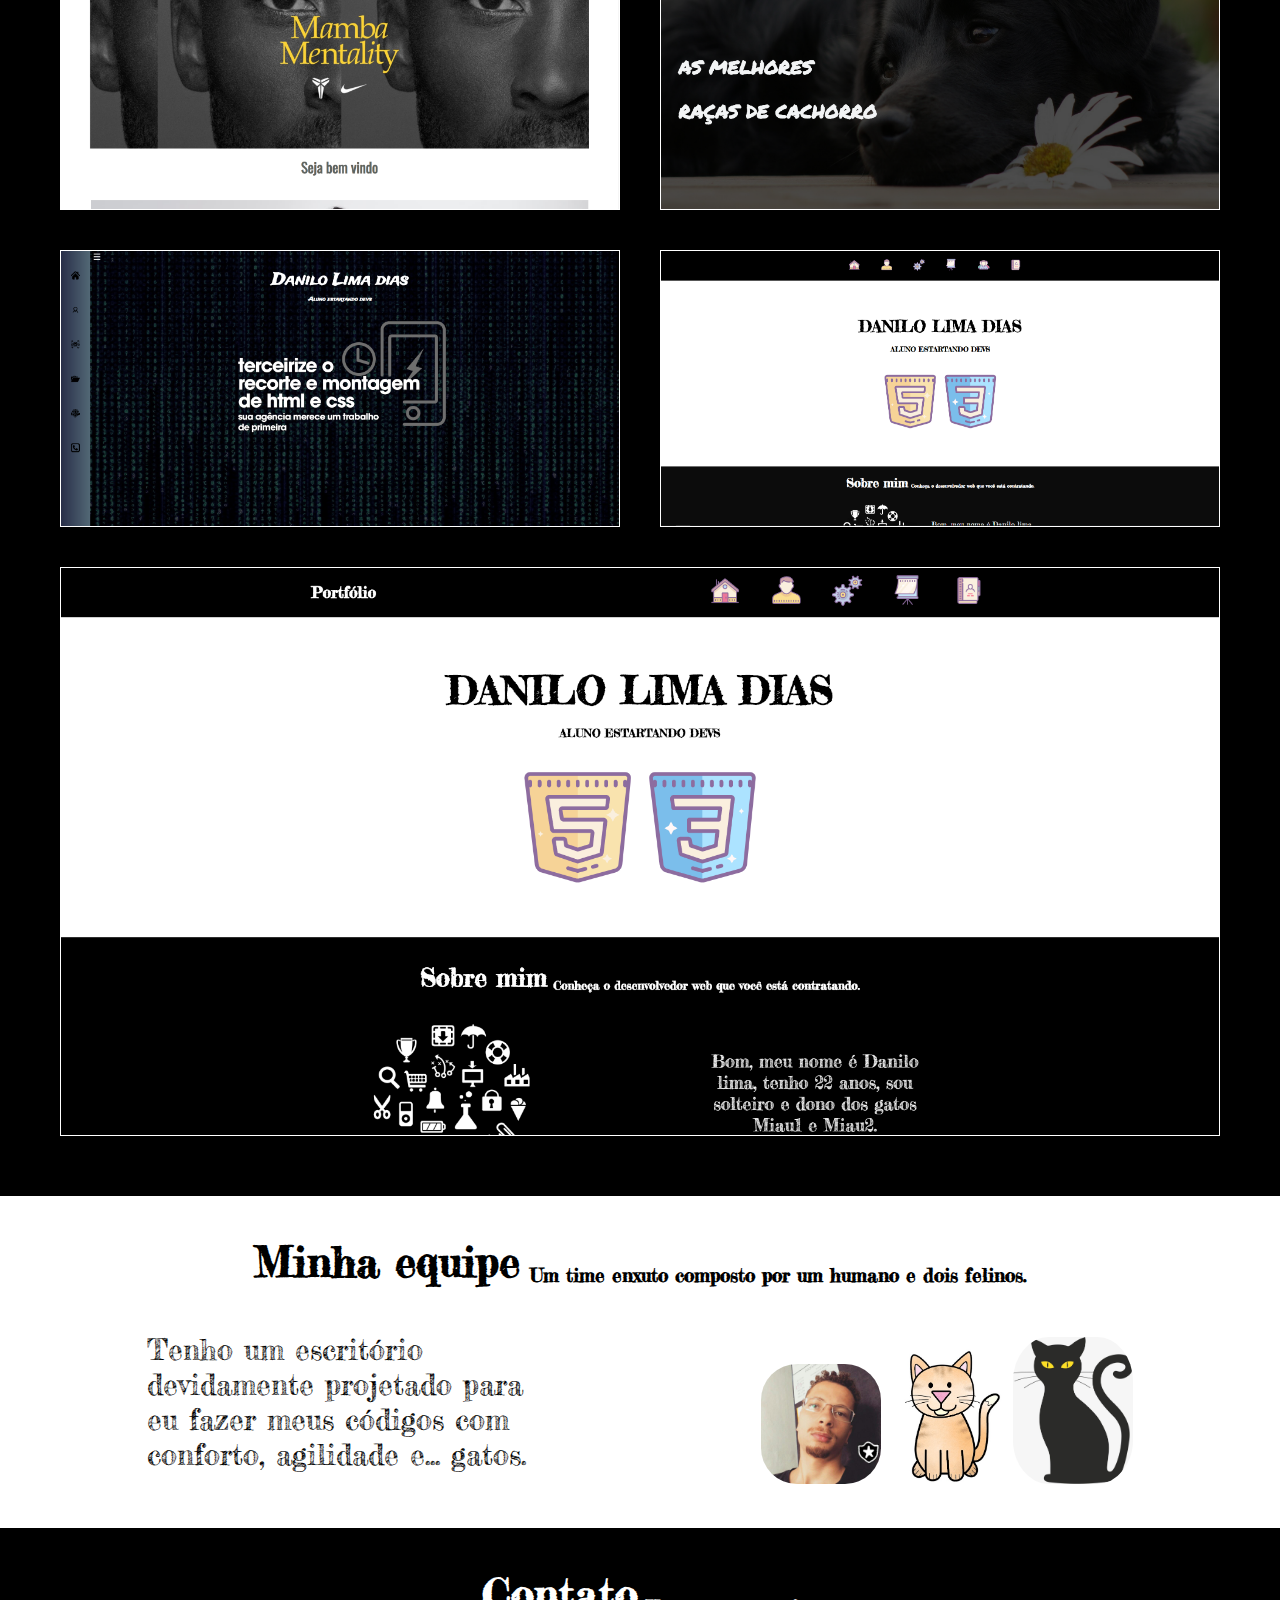
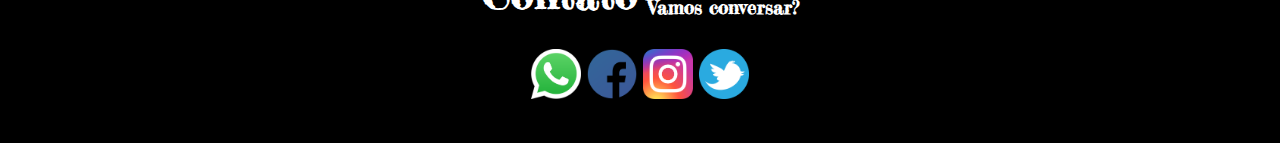
<file: trabalho-estartando-devs-05/index.html>
<!DOCTYPE html>
<html lang="pt-BR">

<head>
  <meta charset="UTF-8">
  <meta name="viewport" content="width=device-width, initial-scale=1.0">
  <link href="https://fonts.googleapis.com/css2?family=Fredericka+the+Great&display=swap" rel="stylesheet">
  <link rel="stylesheet" href="./assets/css/base.css">
  <title>Danilo lima dias 4.0</title>
</head>

<body>
  <header>

    <div class="menu-bg">
      <div class="container">
        <div class="logo">
          <h3>Portfólio</h3>
        </div>
        <input type="checkbox" name="toggle" id="toggle">
        <nav class="menu">
          <label class="mobile" for="toggle">&#9776</label>
          <ul>
            <li><a href="#banner"><img src="./img/home.svg" alt=""></a></li>
            <li><a href="#sobre"><img src="./img/usuário.svg" alt=""></a></li>
            <li><a href="#servicos"><img src="./img/servicos.svg" alt=""></a></li>
            <li><a href="#portfolio"><img src="./img/potfolio.svg" alt=""></a></li>
            <li><a href="#equipe"><img src="./img/equipe.svg" alt=""></a></li>
            <li><a href="#contato"><img src="./img/contato.svg" alt=""></a></li>
          </ul>
        </nav>
      </div>
    </div>

    <div class="banner" id="banner">
      <div class="banner-title">
        <h1>DANILO LIMA DIAS</h1>
        <h3>ALUNO ESTARTANDO DEVS</h3>
      </div>
      <div class="banner-img">
        <img src="./img/icons8-html-5.svg" alt="">
        <img src="./img/icons8-css3.svg" alt="">
      </div>
    </div>
  </header>

  <section class="black" id="sobre">
    <div class="content-title">
      <h2>Sobre mim</h2>
      <h3>Conheça o desenvolvedor web que você está contratando.</h3>
    </div>
    <div class="content-info container">
      <img src="./img/sobre.png" alt="sobre">
      <p>Bom, meu nome é Danilo lima, tenho 22 anos, sou solteiro e dono dos gatos Miau1 e Miau2.</p>
    </div>
  </section>

  <section class="white" id="servicos">
    <div class="content-title">
      <h2>Serviços</h2>
      <h3>O que eu posso fazer pela sua agência.</h3>
    </div>
    <div class="content-info container">
      <p>Eu recorto! Sou desenvolvedor front-end e transformo designs em páginas para a internet com habilidade e um
        acabamento que vai te surpreender.</p>
      <img src="./img/web.png" alt="logo html5 css3 javascript">
    </div>
  </section>

  <section class="black" id="portfolio">
    <div class="content-title">
      <h2>Portfólio</h2>
      <h3>Devidamente desatualizado :)</h3>
    </div>
    <div class="content-port container">
      <img src="./img/nike1.png" alt="">
      <img src="./img/dog1.png" alt="">
      <img src="./img/port-02.png" alt="">
      <img src="./img/port-04.png" alt="">
      <img src="./img/port5.png" alt="">
    </div>
  </section>

  <section class="white" id="equipe">
    <div class="content-title">
      <h2>Minha equipe</h2>
      <h3>Um time enxuto composto por um humano e dois felinos.</h3>
    </div>
    <div class="content-info container">
      <p>Tenho um escritório devidamente projetado para eu fazer meus códigos com conforto, agilidade e... gatos.</p>
      <div class="team">
        <img src="./img/eu.jpg" alt="logo html5 css3 javascript">
        <img src="./img/g1.jpg" alt="logo html5 css3 javascript">
        <img src="./img/g2.jpg" alt="logo html5 css3 javascript">
      </div>
    </div>
  </section>

  <section class="black" id="contato">
    <div class="content-title">
      <h2>Contato</h2>
      <h3>Vamos conversar?</h3>
    </div>
    <div class="content-info container">
      <div class="icon">
        <img src="./img/whatsapp.png" alt="">
        <img src="./img/fb.png" alt="">
        <img src="./img/insta.png" alt="">
        <img src="./img/twitter.png" alt="">
      </div>
    </div>
  </section>
</body>

</html>
</file>
<file: trabalho-estartando-devs-02/css/style.css>
* {
  margin: 0;
  padding: 0;
}

.container {
  width: 1400px;
  margin: 0 auto;
}

body {
  font-family: 'Epilogue', sans-serif;
}

.bar {
  height: 35px;
  display: flex;
  border-bottom: 1px solid #ECEBEA;
}

.menu-top-bar ul li {
  border-right: 1px solid #ECEBEA;
}

.menu-top-bar ul,
.menu-top-bar p,
.menu-top-bar a {
  display: flex;
  align-items: center;
  list-style: none;
  text-decoration: none;
  color: #0D1C21;
}

.menu-top-bar img,
.menu-top-bar p {
  padding: 5px 20px;
  height: 25px;
  opacity: .5;
}

.menu-top-bar img:hover,
.menu-top-bar p:hover {
  opacity: 1;
}

.menu-dog ul {
  display: flex;
  justify-content: center;
  align-items: center;
  margin: 30px 0 30px 0;

}

.menu-dog ul li {
  list-style: none;
  margin-right: 10px;

}

.menu-dog a {
  text-decoration: none;
  font-size: 18px;
  color: #0D1C21;
  border-radius: 20px;
  padding: 20px 10px;
}

.menu-dog a:hover {
  background: #0D1C21;
  color: #F2F4F5;
}



.banner-dog {
  width: 100%;
  height: calc(100vh - 114px);
  background-image: url("https://i.pinimg.com/originals/98/b6/3e/98b63e7a38cf4b7e7c0d0cba91f58001.jpg");
  background-position: bottom;
  background-size: cover;
}

.inside {
  width: 100%;
  height: 100%;
  background-color: rgba(0, 0, 0, 0.7);

}

.inside h1 {
  font-family: 'Permanent Marker', cursive;
  height: 100%;
  text-transform: uppercase;
  display: flex;
  align-items: center;
  font-size: 64px;
  line-height: 150px;
  color: #F2F4F5;
  margin-left: 60px;
}


.white h2,.black h2 {
  font-size: 28px;
  font-weight: 700;
  text-align: center;
  text-transform: uppercase;
  padding-top: 30px;
  margin: 60px 0 30px 0;

}

.dog-info {
  display: flex;
  justify-content: center;
  align-content: center;
  padding-bottom: 60px;

}

.dog-info p {
  font-size: 18px;
  line-height: 30px;
  margin: auto 30px;
}

.dog-img img {
  width: 450px;

}
.black{
  background: #0D1C21;
  color: #fff;
}

.footer {
  display: flex;
  justify-content: space-between;
  font-size: 26px;
  font-family: 'Permanent Marker', cursive;
  align-items: center;
  padding: 60px;
}
.rede img {
  width: 30px;
}
</file>
<file: trabalho-estartando-devs-03/style.css>
* {
  margin: 0;
  padding: 0;
  font-family: "Trade Winds", cursive;
}

html,
body {
  height: 100%;
  scroll-behavior: smooth;
}

.container {
  max-width: 1400px;
  margin: 0 auto;
}

/* menu */

.side-menu {
  position: fixed;
  width: 100px;
  height: 100%;
  transform: translateX(-100%);
  transition: transform 0.3s ease-out, background-color 1s ease-out;
  background: #536976;
  background: -webkit-linear-gradient(to right, #292e49, #536976);
  background: linear-gradient(to right, #292e49, #536976);
}

.menu {
  text-align: center;
}

.menu-mobile {
  position: absolute;
  right: -37px;
  font-size: 30px;
  color: #fff;
  cursor: pointer;
}

.menu img {
  width: 30px;
  margin-top: 60px;
  padding: 10px;
  border-radius: 10px;
  transition: 0.5s;
}
.menu img:hover {
  background-color: #8fc4eb;
}

#toggle:checked + .side-menu {
  transform: translateX(0px);
}

#toggle {
  display: none;
}

/* banner */

.banner {
  min-height: 100vh;
  background-image: url("./img/bg3.jpg");
  background-position: top;
  background-size: cover;
}

.name {
  min-height: 100vh;
  background-color: rgba(0, 0, 0, 0.7);
}

.conteudo h1,
.conteudo h3 {
  text-align: center;
  color: #fff;
}

.conteudo h1 {
  font-size: 56px;
  padding: 60px 0 10px 0;
}

.img {
  padding-top: 60px;
  text-align: center;
}
.img img {
  width: 70%;
}

/* section01 */

.section-1{
  min-height: 100vh;
  background-image: url('./img/b4.jpg');
  background-size: cover;
  background-repeat: no-repeat;
  background-position: top;
}

.bg-1{
  background-color: rgba(2, 18, 27, 0.911);
  min-height: 100vh;
}

.title {
  text-align: center;
  padding-top: 180px;
}

.title h2, p {

  color: #fff;
  display: inline-block;
}

.title h2{
  font-size: 52px;
}

.about {
  padding-top:60px;
  text-align: center;
}

.about p,.about-img {
  font-size: 34px;
  width: 400px;
  display: inline-block;
  padding: 0 60px 60px 0 ;

}
.about-img img{
  width: 400px;
}

/* section2 */

.section-2{
  min-height: 100vh;
  background-image: url('./img/b4.jpg');
  background-size: cover;
  background-repeat: no-repeat;
  background-position: top;
}

.bg-2{
  background-color: rgba(11, 4, 46, 0.911);
  min-height: 100vh;
}

/* section3 */

.section-3{
  min-height: 100vh;
  background-image: url('./img/b4.jpg');
  background-size: cover;
  background-repeat: no-repeat;
  background-position: top;
}

.bg-3{
  background-color: rgba(20, 24, 2, 0.911);
  min-height: 100vh;
}

.portfolio-img img{
width: 500px;
margin-bottom: 20px;

}

/* section4 */

.section-4{
  min-height: 100vh;
  background-image: url('./img/b4.jpg');
  background-size: cover;
  background-repeat: no-repeat;
  background-position: top;
}

.bg-4{
  background-color: rgba(20, 2, 19, 0.911);
  min-height: 100vh;
}

.team-img {
  display: inline-block;
}

.team-img img{
  width: 200px;
  border-radius: 050px;
}


.footer{
  min-height: 100vh;
  background-image: url('./img/b4.jpg');
  background-size: cover;
  background-repeat: no-repeat;
  background-position: top;
}

.bg-5{
  background-color: rgba(24, 2, 2, 0.911);
  min-height: 100vh;
}

.red-img {
  display: inline-block;
}
.red-img img {
  margin:20px 20px 0 0;
  width: 150px;
}
</file>
<file: trabalho-estartando-devs-04/style.css>
* {
  margin: 0;
  padding: 0;
}

html,
body {
  height: 100%;
  font-family: "Fredericka the Great", cursive;
  scroll-behavior: smooth;
}

.container {
  max-width: 1200px;
  margin: 0 auto;
}

/* menu-mobile */

.menu {
  display: flex;
  align-items: center;
  justify-content: center;
  height: 100%;
  text-align: center;
  padding: 20px 0;
  background: #000;
}

.menu img {
  width: 40px;
  margin-right: 50px;
  padding: 10px;
  transition: 0.8s;
}

.menu img:hover {
  border-radius: 20px;
  background: #c1c1c1;
}

.cont-banner {
  display: flex;
  justify-content: center;
  align-items: center;
  text-align: center;
  padding: 120px 0;
}

.color-banner h1,
.color-banner h2 {
  text-transform: uppercase;
  color: #000;
}

.color-banner h1 {
  margin-bottom: 30px;
  font-size: 56px;
}
.icon img {
  padding-top: 60px;
  width: 200px;
}

.title,
.text-img {
  display: flex;
  align-items: center;
  justify-content: center;
  flex-wrap: wrap;
  padding-top: 30px;
}

.title h2 {
  font-size: 42px;
  margin-right: 10px;
}

.title h3 {
  font-size: 16px;
  margin-top: 20px;
}
.text-img img{
  width: 300px;
  margin: 0 0 60px 20px;
}



.text-img p {
  margin: 0 0 60px 20px;
  width: 400px;
  font-size: 24px;
  padding: 30px;
}

.black-bg {
  color: #fff;
  background-color: #0c0c0c;
}

.blue-bg {
  color: #000;
  background-color: #fff;
}

.text-img .port {
  width: 80%;
}

.text-img .team {
  width: 130px;
  border-radius: 30%;
}
.text-img .icon{
  width: 40px;
}

#toggle {
  display: none;
}

#toggle:checked + .mobile-menu {
  transform: translateX(0px);
}

.team-img{
  width: 600px;
  display: flex;
  justify-content: center;
  align-items: center;
  flex-wrap: wrap;
}

/* media */

@media(max-width: 700px) {
  .menu{
    text-align: center;
    display: inline-block;
  }
  .mobile-menu {
    position: fixed;
    height: 100%;
    transform: translateX(-100%);
    transition: transform 0.3s ease-out, background-color 1s ease-out;
  }
  .mobile {
    position: absolute;
    right: -37px;
    font-size: 30px;
    color: rgb(7, 193, 250);
    cursor: pointer;
  } 
  .menu img{
    margin:0px;
  }
  
  .color-banner h1{
    padding: 0 20px;
  }
  .icon img{
    width: 100px;
  }
  .text-img img, .text-img p{
    margin-left: 0;
  }
  .title h3 {
    padding: 20px;
    text-align: center;
  }
  .text-img .icon{
    margin: 0 20px 20px 0;
  }
}
</file>
<file: trabalho-estartando-devs-05/assets/css/base.css>
* {
  margin: 0;
  padding: 0; }

body, html {
  height: 100%;
  font-family: "Fredericka the Great", cursive;
  scroll-behavior: smooth; }

.container {
  max-width: 1200px;
  margin: 0 auto;
  display: flex;
  flex-wrap: wrap; }

.menu-bg {
  background: #000; }
  .menu-bg .logo {
    margin-left: 30px;
    align-self: center; }
    .menu-bg .logo h3 {
      font-size: 2.6rem;
      color: #fff; }

.menu {
  flex: 1; }
  .menu ul {
    list-style: none;
    display: flex;
    justify-content: flex-end; }
    .menu ul li {
      margin-right: 20px;
      padding: 10px; }
      .menu ul li img {
        width: 50px;
        padding: 5px; }
        .menu ul li img:hover {
          background-color: #fff;
          border-radius: 30%;
          transition: 0.5s; }

.banner {
  display: flex;
  flex-direction: column;
  align-items: center;
  padding: 80px 0; }
  .banner .banner-title h1,
  .banner .banner-title h3 {
    text-align: center;
    margin-bottom: 20px;
    color: #000; }
  .banner h1 {
    font-size: 4rem; }
  .banner .banner-img img {
    width: 200px;
    margin-top: 20px; }

.black {
  padding: 40px;
  background: #000; }

.content-title {
  display: flex;
  flex-wrap: wrap;
  justify-content: center;
  padding-bottom: 30px; }
  .content-title h3,
  .content-title p {
    text-align: center;
    color: #fff; }
  .content-title h2 {
    font-size: 2.6rem;
    color: #fff; }
  .content-title h3 {
    font-size: 1.2rem;
    margin-left: 10px;
    align-self: flex-end; }

.content-info {
  display: flex;
  align-items: center;
  justify-content: space-around; }
  .content-info img {
    width: 300px; }
  .content-info p {
    width: 400px;
    font-size: 1.8rem;
    color: #fff; }

.white {
  padding: 40px; }
  .white h2,
  .white h3,
  .white p {
    color: #000; }

.content-port img {
  width: 400px;
  margin: 20px;
  flex: 1;
  border: 1px solid #fff; }

.team {
  margin-top: 20px; }

.team img {
  width: 120px;
  border-radius: 30%; }

#toggle {
  display: none; }

#toggle:checked + .menu {
  transform: translateX(0px); }

.icon img {
  width: 50px; }

@media (max-width: 805px) {
  .logo {
    display: none; }

  .banner .banner-img img {
    width: 150px; }

  .content-port img {
    width: 40%; }

  .team {
    text-align: center; }

  .menu ul {
    text-align: center;
    display: inline-block; }

  .menu {
    position: fixed;
    height: 100%;
    transform: translateX(-100%);
    transition: transform 0.3s ease-out, background-color 1s ease-out;
    background: #000; }

  .mobile {
    position: absolute;
    right: -37px;
    font-size: 30px;
    color: #07c1fa;
    cursor: pointer; } }

/*# sourceMappingURL=base.css.map */
</file>
